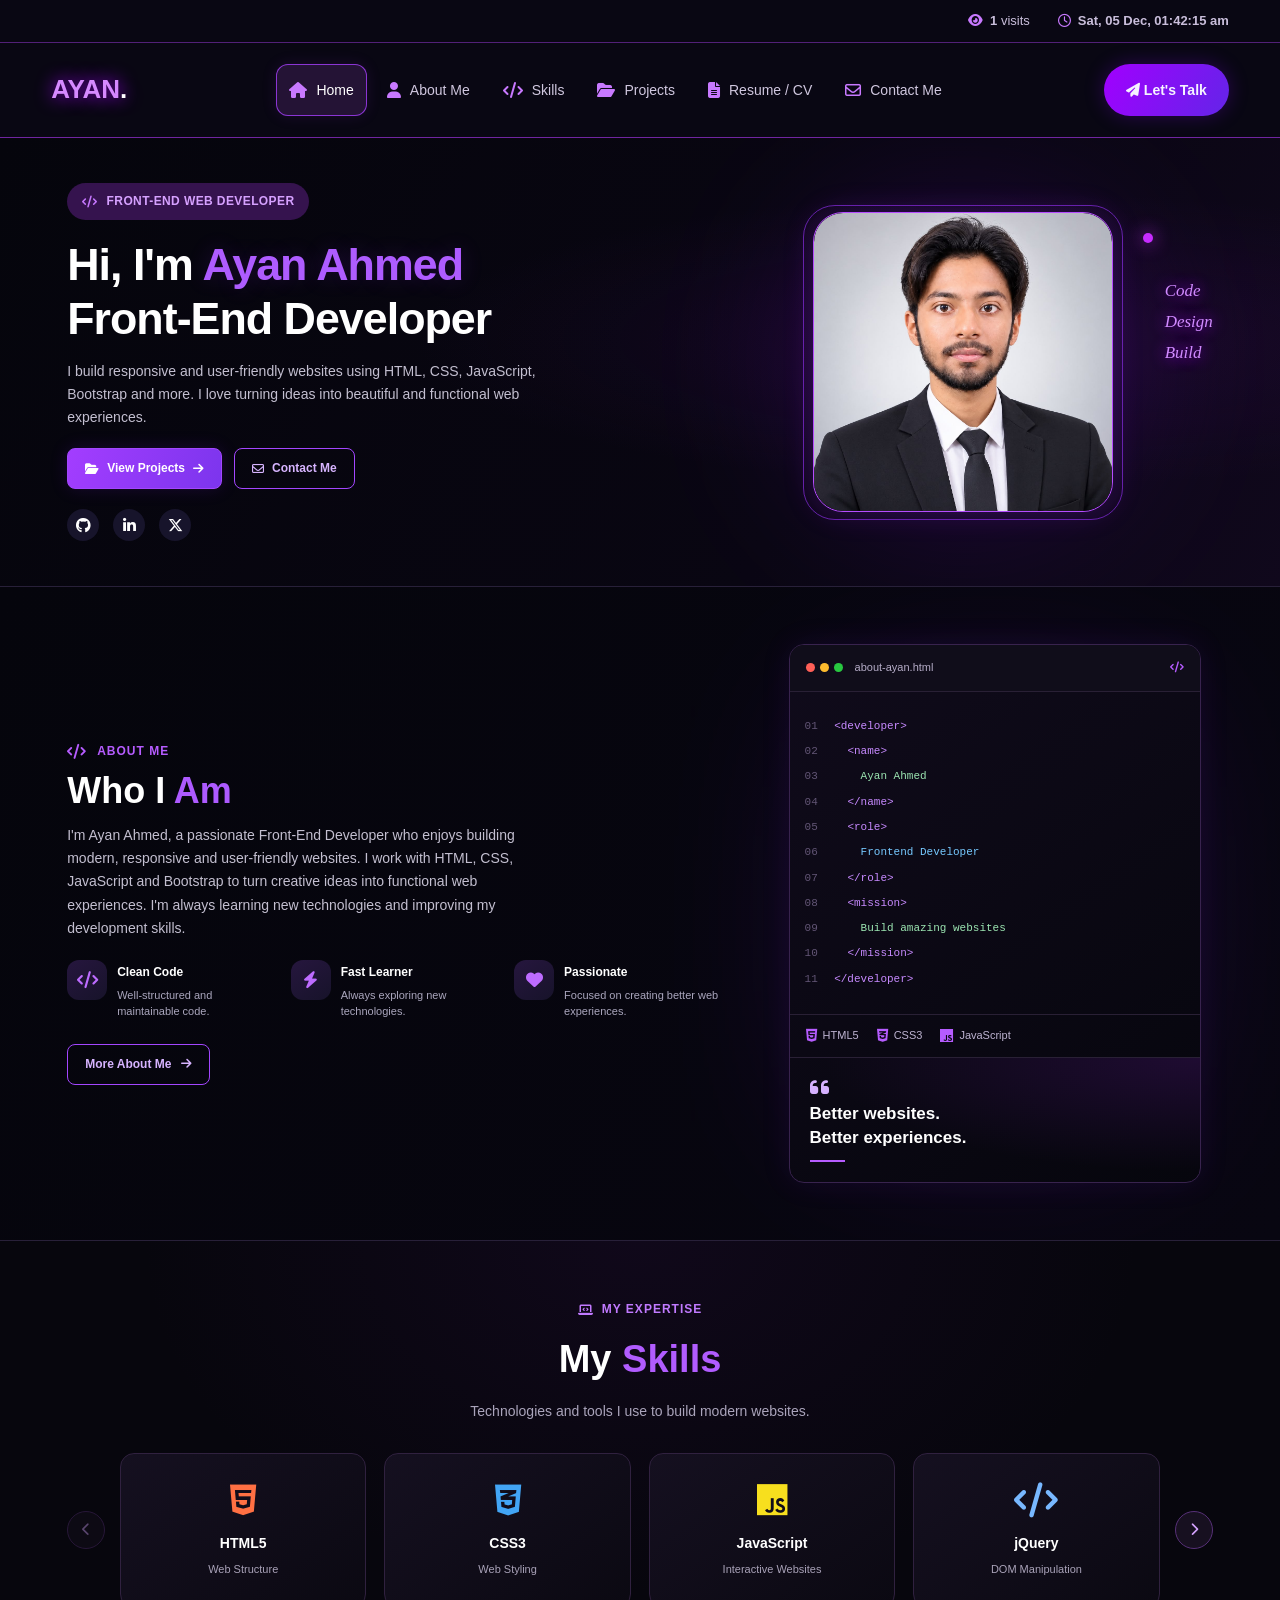
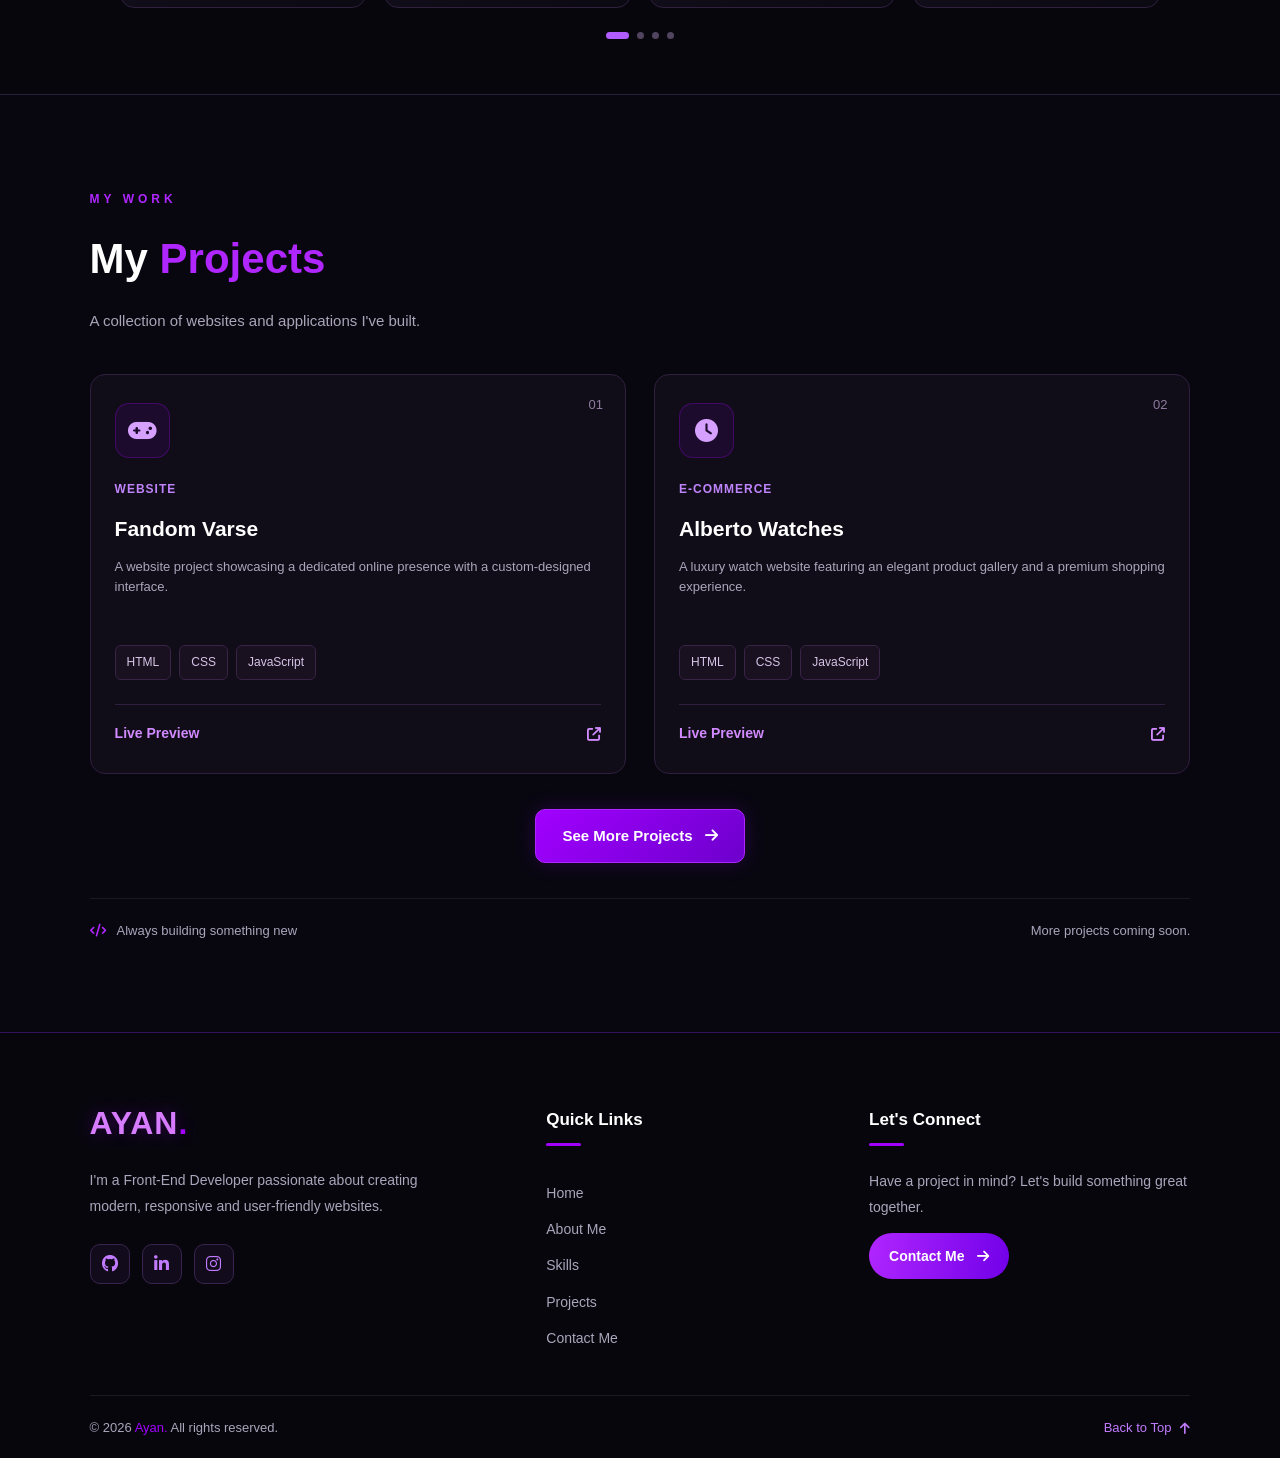
<file: index.html>
<!DOCTYPE html>
<html lang="en">
<head>
<meta charset="UTF-8">
    <meta name="viewport" content="width=device-width, initial-scale=1.0">
    <title>Ayan | Front-End Developer</title>
    <link rel="stylesheet" href="https://cdnjs.cloudflare.com/ajax/libs/font-awesome/6.5.2/css/all.min.css">
    <link rel="stylesheet" href="style.css">
</head>
<body>

    <!-- navbar -->
 <div id="navbar">

 </div>
    <!-- navbar end  -->


<!-- hero start -->
<section class="hero" id="home">
    <div class="hero-container">

        <div class="hero-content">
            <div class="hero-badge">
                <i class="fa-solid fa-code"></i>
                FRONT-END WEB DEVELOPER
            </div>

            <h1>
                Hi, I'm <span class="hero-name">Ayan Ahmed</span><br>
                Front-End Developer
            </h1>

            <p class="hero-description">
                I build responsive and user-friendly websites using
                HTML, CSS, JavaScript, Bootstrap and more.
                I love turning ideas into beautiful and functional
                web experiences.
            </p>

            <div class="hero-buttons">
                <a href="#projects" class="hero-btn primary-btn">
                    <i class="fa-solid fa-folder-open"></i>
                    View Projects
                    <i class="fa-solid fa-arrow-right"></i>
                </a>

                <a href="#contact" class="hero-btn secondary-btn">
                    <i class="fa-regular fa-envelope"></i>
                    Contact Me
                </a>
            </div>

            <div class="hero-socials">
                <a href="https://github.com/" target="_blank"
                   rel="noopener noreferrer" aria-label="GitHub">
                    <i class="fa-brands fa-github"></i>
                </a>

                <a href="https://linkedin.com/" target="_blank"
                   rel="noopener noreferrer" aria-label="LinkedIn">
                    <i class="fa-brands fa-linkedin-in"></i>
                </a>

                <a href="https://x.com/" target="_blank"
                   rel="noopener noreferrer" aria-label="X">
                    <i class="fa-brands fa-x-twitter"></i>
                </a>
            </div>
        </div>

        <div class="hero-visual">
            <div class="hero-image-glow"></div>

            <div class="hero-image-frame">
                <img
                    src="images/ayan.png"
                    alt="Ayan Ahmed - Front-End Developer"
                >
            </div>

            <div class="hero-image-outline"></div>

            <div class="hero-floating-text">
                <span>Code</span>
                <span>Design</span>
                <span>Build</span>
            </div>

            <div class="hero-image-dot"></div>
        </div>

    </div>
</section>
<!-- hero end -->



<!-- About Section Start -->
<section class="about" id="about">
    <div class="about-container">

        <div class="about-content">
            <div class="section-label">
                <i class="fa-solid fa-code"></i>
                ABOUT ME
            </div>

            <h2>Who I <span>Am</span></h2>

            <p class="about-description">
                I'm Ayan Ahmed, a passionate Front-End Developer who enjoys
                building modern, responsive and user-friendly websites.
                I work with HTML, CSS, JavaScript and Bootstrap to turn
                creative ideas into functional web experiences. I'm always
                learning new technologies and improving my development skills.
            </p>

            <div class="about-highlights">

                <div class="about-highlight">
                    <div class="highlight-icon">
                        <i class="fa-solid fa-code"></i>
                    </div>
                    <div>
                        <h3>Clean Code</h3>
                        <p>Well-structured and maintainable code.</p>
                    </div>
                </div>

                <div class="about-highlight">
                    <div class="highlight-icon">
                        <i class="fa-solid fa-bolt"></i>
                    </div>
                    <div>
                        <h3>Fast Learner</h3>
                        <p>Always exploring new technologies.</p>
                    </div>
                </div>

                <div class="about-highlight">
                    <div class="highlight-icon">
                        <i class="fa-solid fa-heart"></i>
                    </div>
                    <div>
                        <h3>Passionate</h3>
                        <p>Focused on creating better web experiences.</p>
                    </div>
                </div>

            </div>

            <a href="about.html" class="about-btn">
                More About Me
                <i class="fa-solid fa-arrow-right"></i>
            </a>
        </div>

        <!-- Code Editor Card -->
        <div class="about-visual">
            <div class="about-glow"></div>

            <div class="about-code-card">

                <div class="about-code-header">
                    <div class="about-window-dots">
                        <span></span>
                        <span></span>
                        <span></span>
                    </div>
                    <span>about-ayan.html</span>
                    <i class="fa-solid fa-code"></i>
                </div>

                <div class="about-code-body">
                    <div><span class="about-line">01</span> <span class="about-purple">&lt;developer&gt;</span></div>
                    <div><span class="about-line">02</span> &nbsp;&nbsp;<span class="about-purple">&lt;name&gt;</span></div>
                    <div><span class="about-line">03</span> &nbsp;&nbsp;&nbsp;&nbsp;<span class="about-green">Ayan Ahmed</span></div>
                    <div><span class="about-line">04</span> &nbsp;&nbsp;<span class="about-purple">&lt;/name&gt;</span></div>
                    <div><span class="about-line">05</span> &nbsp;&nbsp;<span class="about-purple">&lt;role&gt;</span></div>
                    <div><span class="about-line">06</span> &nbsp;&nbsp;&nbsp;&nbsp;<span class="about-blue">Frontend Developer</span></div>
                    <div><span class="about-line">07</span> &nbsp;&nbsp;<span class="about-purple">&lt;/role&gt;</span></div>
                    <div><span class="about-line">08</span> &nbsp;&nbsp;<span class="about-purple">&lt;mission&gt;</span></div>
                    <div><span class="about-line">09</span> &nbsp;&nbsp;&nbsp;&nbsp;<span class="about-green">Build amazing websites</span></div>
                    <div><span class="about-line">10</span> &nbsp;&nbsp;<span class="about-purple">&lt;/mission&gt;</span></div>
                    <div><span class="about-line">11</span> <span class="about-purple">&lt;/developer&gt;</span></div>
                </div>

                <div class="about-code-footer">
                    <span><i class="fa-brands fa-html5"></i> HTML5</span>
                    <span><i class="fa-brands fa-css3-alt"></i> CSS3</span>
                    <span><i class="fa-brands fa-js"></i> JavaScript</span>
                </div>

                <div class="about-quote">
                    <i class="fa-solid fa-quote-left"></i>
                    <h3>Better websites.<br>Better experiences.</h3>
                    <span></span>
                </div>

            </div>
        </div>

    </div>
</section>
<!-- About Section End -->


<!-- Skills Section Start -->
<section class="skills" id="skills">
    <div class="skills-container">

        <div class="skills-heading">
            <span class="skills-label">
                <i class="fa-solid fa-laptop-code"></i> MY EXPERTISE
            </span>
            <h2>My <span>Skills</span></h2>
            <p>Technologies and tools I use to build modern websites.</p>
        </div>

        <div class="skills-slider">
            <button class="skills-arrow skills-prev" aria-label="Previous skills">
                <i class="fa-solid fa-chevron-left"></i>
            </button>

            <div class="skills-window">
                <div class="skills-track" id="skillsTrack">

                    <div class="skill-card">
                        <i class="fa-brands fa-html5 skill-html"></i>
                        <h3>HTML5</h3>
                        <p>Web Structure</p>
                    </div>

                    <div class="skill-card">
                        <i class="fa-brands fa-css3-alt skill-css"></i>
                        <h3>CSS3</h3>
                        <p>Web Styling</p>
                    </div>

                    <div class="skill-card">
                        <i class="fa-brands fa-js skill-js"></i>
                        <h3>JavaScript</h3>
                        <p>Interactive Websites</p>
                    </div>

                    <div class="skill-card">
                        <i class="fa-solid fa-code skill-jquery"></i>
                        <h3>jQuery</h3>
                        <p>DOM Manipulation</p>
                    </div>

                    <div class="skill-card">
                        <i class="fa-brands fa-bootstrap skill-bootstrap"></i>
                        <h3>Bootstrap</h3>
                        <p>Responsive Layouts</p>
                    </div>

                    <div class="skill-card">
                        <i class="fa-brands fa-git-alt skill-git"></i>
                        <h3>Git & GitHub</h3>
                        <p>Version Control</p>
                    </div>

                    <div class="skill-card">
                        <i class="fa-solid fa-mobile-screen-button skill-responsive"></i>
                        <h3>Responsive Design</h3>
                        <p>All Screen Sizes</p>
                    </div>

                </div>
            </div>

            <button class="skills-arrow skills-next" aria-label="Next skills">
                <i class="fa-solid fa-chevron-right"></i>
            </button>
        </div>

        <div class="skills-dots" id="skillsDots"></div>

    </div>
</section>
<!-- Skills Section End -->


<section class="projects" id="projects">
  <div class="projects-container">
    <div class="projects-heading">
      <span class="section-tag">MY WORK</span>
      <h2>My <span>Projects</span></h2>
      <p>A collection of websites and applications I've built.</p>
    </div>

    <div class="projects-grid">

      <div class="project-card">
        <div class="project-number">01</div>
        <div class="project-icon"><i class="fa-solid fa-gamepad"></i></div>
        <span class="project-category">Website</span>
        <h3>Fandom Varse</h3>
        <p>A website project showcasing a dedicated online presence with a custom-designed interface.</p>
        <div class="project-tech">
          <span>HTML</span><span>CSS</span><span>JavaScript</span>
        </div>
        <a href="https://talibmari110-debug.github.io/sfcfightermen/" target="_blank" rel="noopener noreferrer" class="project-link">
          Live Preview <i class="fa-solid fa-arrow-up-right-from-square"></i>
        </a>
      </div>

      <div class="project-card">
        <div class="project-number">02</div>
        <div class="project-icon"><i class="fa-solid fa-clock"></i></div>
        <span class="project-category">E-Commerce</span>
        <h3>Alberto Watches</h3>
        <p>A luxury watch website featuring an elegant product gallery and a premium shopping experience.</p>
        <div class="project-tech">
          <span>HTML</span><span>CSS</span><span>JavaScript</span>
        </div>
        <a href="https://ayanop69opmohibbot-gif.github.io/Alberto-Watches/" target="_blank" rel="noopener noreferrer" class="project-link">
          Live Preview <i class="fa-solid fa-arrow-up-right-from-square"></i>
        </a>
      </div>

     

    </div>

    
<div class="see-more-projects">
    <a href="projects.html">
        See More Projects
        <i class="fa-solid fa-arrow-right"></i>
    </a>
</div>


    <div class="projects-footer">
      <span><i class="fa-solid fa-code"></i> Always building something new</span>
      <p>More projects coming soon.</p>
    </div>
  </div>
</section>


<!-- footer -->
<div id="feeter">

</div>
<!-- footer end -->


<script type="module">
    import {header, footer} from "./export.js";

    document.getElementById("navbar").innerHTML = header;
    document.getElementById("feeter").innerHTML = footer;

    const script = document.createElement("script");
    script.src = "script.js";
    document.body.appendChild(script);
</script>

</body>
</html>
</file>
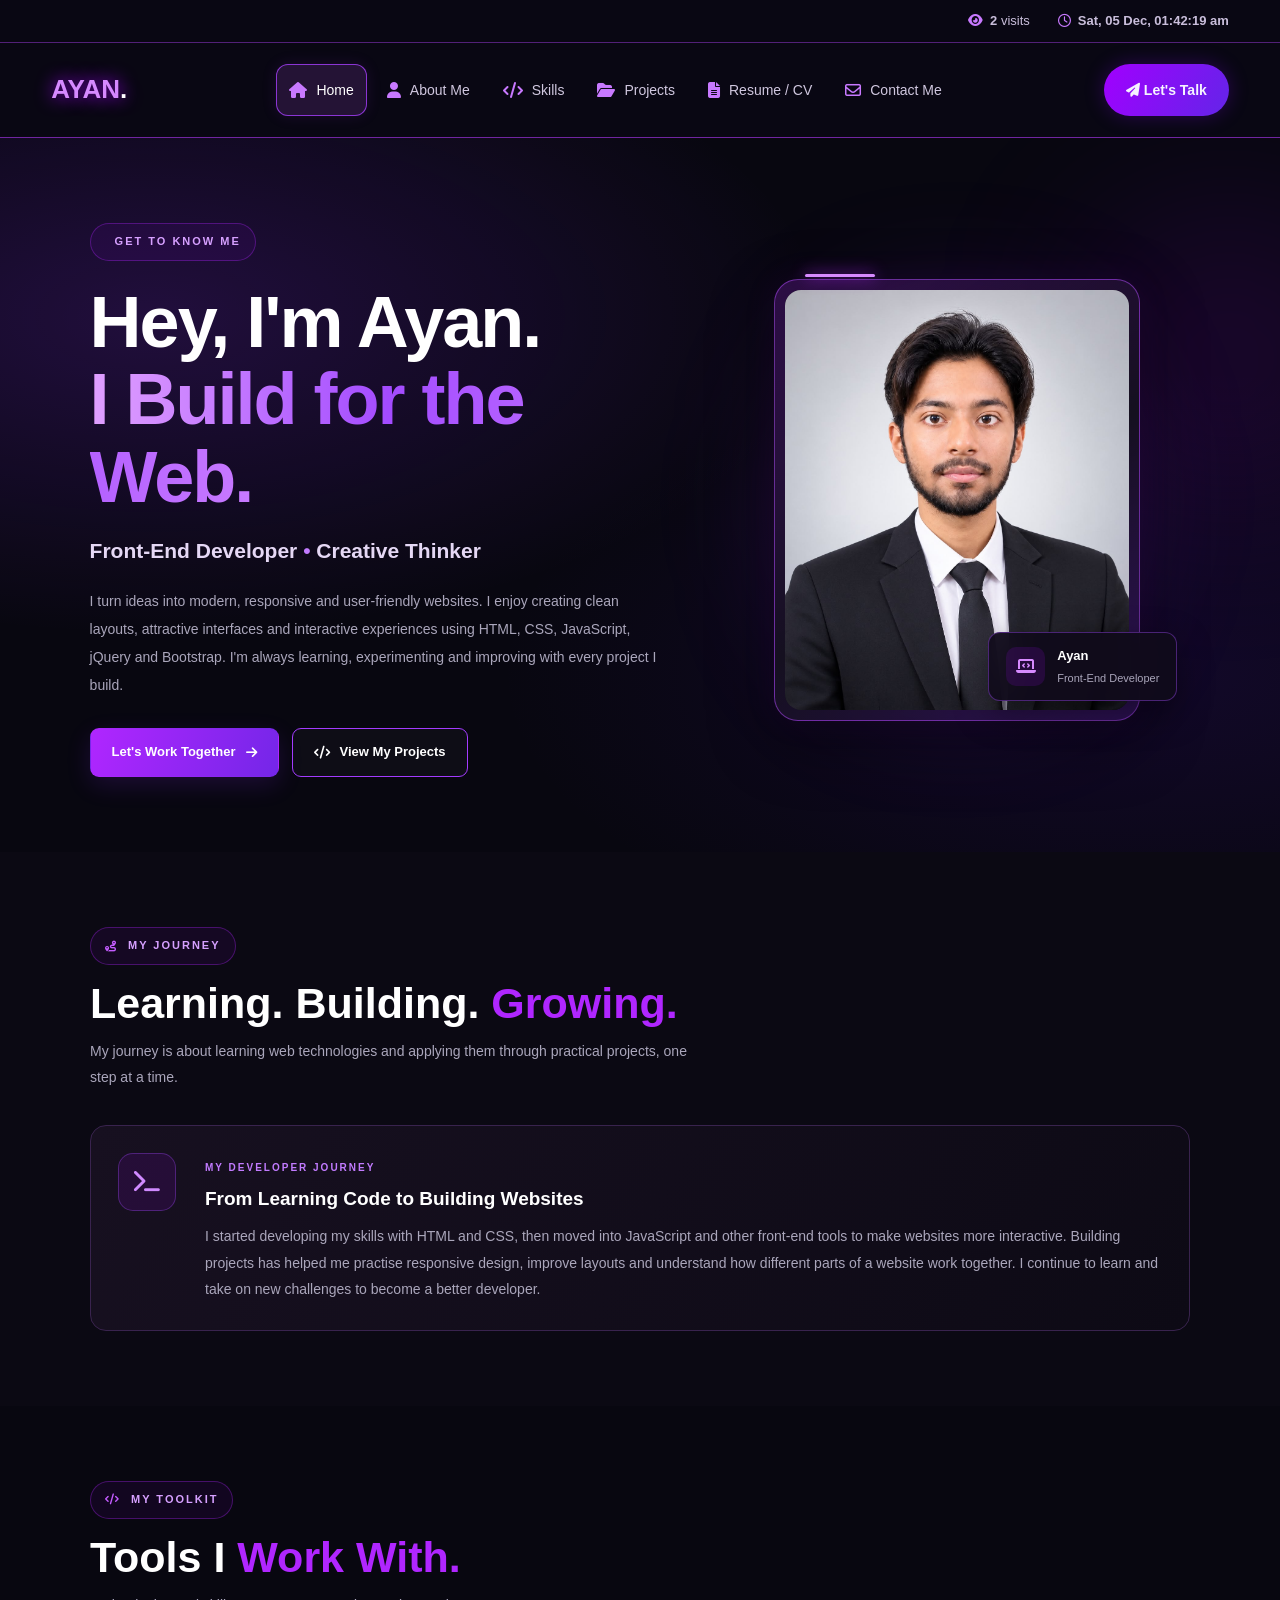
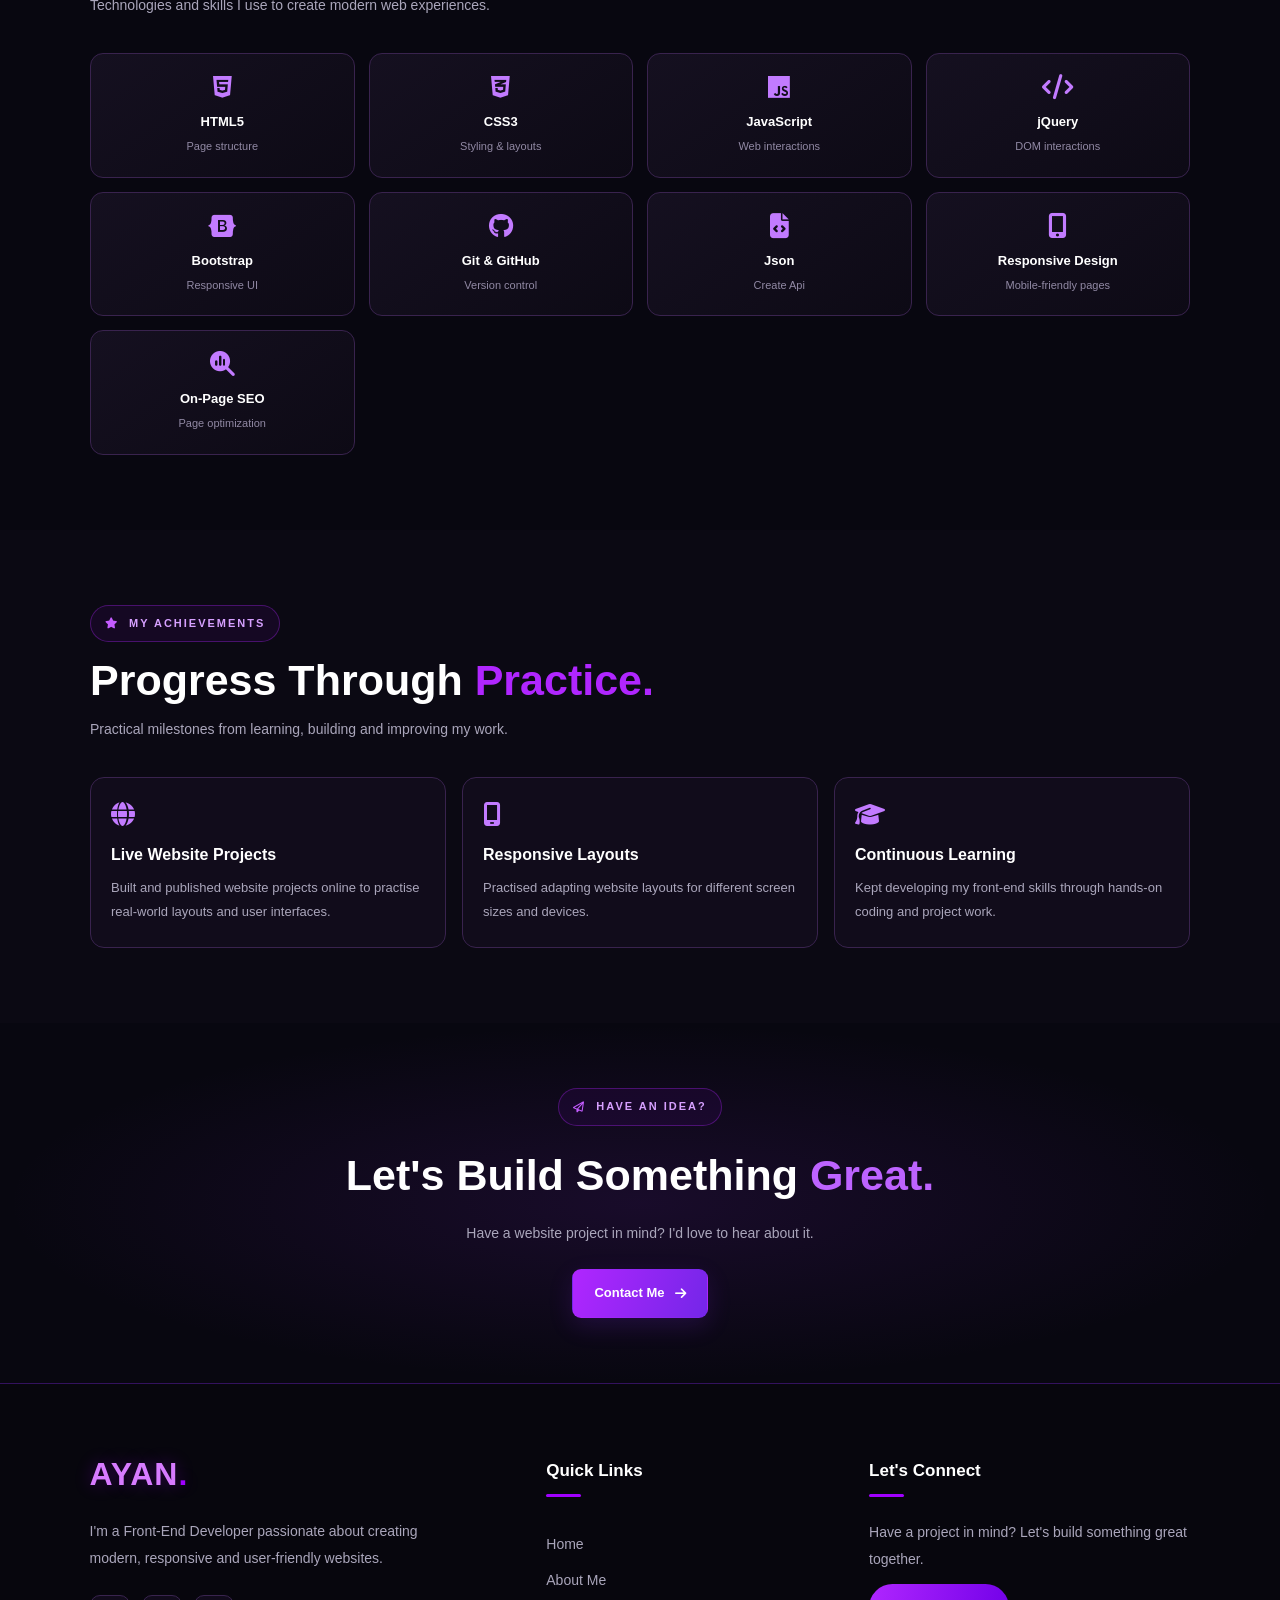
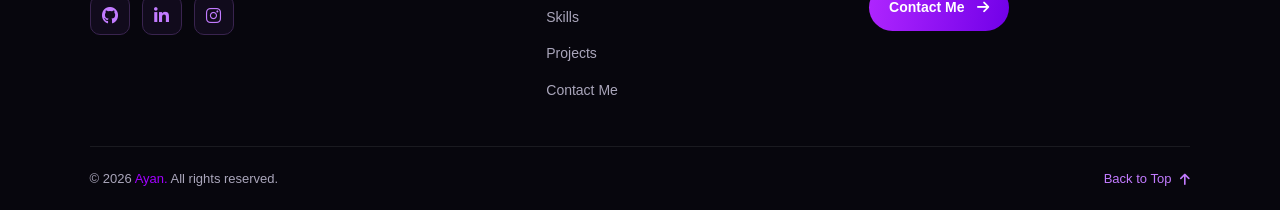
<file: about.html>
<!DOCTYPE html>
<html lang="en">
<head>
  <meta charset="UTF-8">
  <meta name="viewport" content="width=device-width, initial-scale=1.0">
  <title>About Me | Ayan - Front-End Developer</title>
  <meta name="description" content="Discover Ayan's journey as a front-end developer, web development skills, and projects.">
  <link rel="stylesheet" href="https://cdnjs.cloudflare.com/ajax/libs/font-awesome/6.5.2/css/all.min.css">
  <link rel="stylesheet" href="style.css">

  <style>
    .about-page {
      position: relative;
      overflow: hidden;
      color: #fff;
      background: #080710;
    }

    .about-hero {
      position: relative;
      padding: 85px 7% 75px;
      background:
        radial-gradient(ellipse at 12% 25%, #8b2cff30, transparent 42%),
        radial-gradient(ellipse at 90% 75%, #4511a52b, transparent 40%);
    }

    .about-hero::after {
      content: "";
      position: absolute;
      top: 70px;
      right: -100px;
      width: 300px;
      height: 300px;
      border-radius: 50%;
      background: #a100ff20;
      filter: blur(85px);
      pointer-events: none;
    }

    .about-hero-container {
      position: relative;
      z-index: 1;
      display: grid;
      grid-template-columns: 1.1fr .9fr;
      align-items: center;
      gap: 65px;
      max-width: 1200px;
      margin: auto;
    }

    .about-tag {
      display: inline-flex;
      align-items: center;
      gap: 10px;
      padding: 9px 14px;
      border: 1px solid #b026ff55;
      border-radius: 30px;
      background: #a100ff12;
      color: #d6a0ff;
      font-size: 11px;
      font-weight: 700;
      letter-spacing: 2px;
      text-transform: uppercase;
    }

    .about-tag i {
      color: #c45cff;
    }

    .about-intro h1 {
      margin: 23px 0 17px;
      font-size: clamp(44px, 5.7vw, 72px);
      line-height: 1.08;
      letter-spacing: -2px;
    }

    .about-intro h1 span {
      color: transparent;
      background: linear-gradient(90deg, #e0a0ff, #a34bff, #c87aff);
      background-clip: text;
      -webkit-background-clip: text;
    }

    .about-subtitle {
      margin-bottom: 20px;
      color: #e5d8f5;
      font-size: clamp(17px, 2vw, 21px);
      font-weight: 600;
    }

    .about-subtitle span {
      color: #c27bff;
    }

    .about-intro > p {
      max-width: 570px;
      color: #aaa6bb;
      font-size: 14px;
      line-height: 2;
    }

    .about-hero-buttons {
      display: flex;
      flex-wrap: wrap;
      gap: 13px;
      margin-top: 29px;
    }

    .about-hero-btn {
      display: inline-flex;
      align-items: center;
      justify-content: center;
      gap: 10px;
      min-height: 48px;
      padding: 13px 21px;
      border: 1px solid #a33bff;
      border-radius: 9px;
      color: #fff;
      font-size: 13px;
      font-weight: 600;
      text-decoration: none;
      transition: .3s;
    }

    .about-hero-btn.primary {
      border-color: transparent;
      background: linear-gradient(110deg, #b026ff, #7426e8);
      box-shadow: 0 8px 25px #8b2cff28;
    }

    .about-hero-btn.secondary {
      background: #ffffff06;
    }

    .about-hero-btn:hover {
      transform: translateY(-4px);
      box-shadow: 0 10px 28px #a100ff35;
    }

    .about-visual {
      position: relative;
      width: 100%;
      max-width: 390px;
      justify-self: center;
    }

    .about-visual-glow {
      position: absolute;
      inset: 15%;
      border-radius: 50%;
      background: #9d32ff60;
      filter: blur(75px);
    }

    .about-visual-frame {
      position: relative;
      padding: 10px;
      border: 1px solid #b44cff80;
      border-radius: 24px;
      background: linear-gradient(145deg, #b026ff35, #151020 55%, #6021a755);
      box-shadow: 0 20px 65px #0007, 0 0 35px #a100ff15;
    }

    .about-visual-frame::before {
      content: "";
      position: absolute;
      top: -6px;
      left: 30px;
      width: 70px;
      height: 3px;
      border-radius: 10px;
      background: #d78aff;
      box-shadow: 0 0 15px #b026ff;
    }

    .about-visual-frame img {
      display: block;
      width: 100%;
      height: 420px;
      border-radius: 16px;
      background: #100b1b;
      object-fit: cover;
      object-position: center top;
    }

    .about-floating-card {
      position: absolute;
      right: -25px;
      bottom: 32px;
      display: flex;
      align-items: center;
      gap: 12px;
      padding: 13px 17px;
      border: 1px solid #a34bff65;
      border-radius: 12px;
      background: #100b1bf2;
      box-shadow: 0 12px 35px #0006;
      backdrop-filter: blur(12px);
    }

    .about-floating-card > i {
      display: grid;
      place-items: center;
      width: 39px;
      height: 39px;
      border-radius: 10px;
      background: #a100ff25;
      color: #d78aff;
    }

    .about-floating-card strong,
    .about-floating-card small {
      display: block;
    }

    .about-floating-card strong {
      font-size: 13px;
    }

    .about-floating-card small {
      margin-top: 3px;
      color: #aaa6bb;
      font-size: 11px;
    }

    .about-section {
      padding: 75px 7%;
    }

    .about-section.journey {
      background: #0b0913;
    }

    .about-section-container {
      max-width: 1100px;
      margin: auto;
    }

    .about-section-heading {
      margin-bottom: 35px;
    }

    .about-section-heading h2 {
      margin: 13px 0 10px;
      font-size: clamp(30px, 4vw, 43px);
      line-height: 1.2;
    }

    .about-section-heading h2 span {
      color: #b026ff;
    }

    .about-section-heading > p {
      max-width: 620px;
      color: #aaa6bb;
      font-size: 14px;
      line-height: 1.8;
    }

    .journey-card {
      display: grid;
      grid-template-columns: 65px 1fr;
      gap: 22px;
      padding: 27px;
      border: 1px solid #39234e;
      border-radius: 16px;
      background: linear-gradient(120deg, #171020, #0d0a15);
      transition: .3s;
    }

    .journey-card:hover {
      border-color: #a34bff;
      transform: translateY(-3px);
      box-shadow: 0 15px 35px #0003;
    }

    .journey-icon {
      display: grid;
      place-items: center;
      width: 58px;
      height: 58px;
      border: 1px solid #a34bff55;
      border-radius: 15px;
      background: #a100ff1c;
      color: #d08aff;
      font-size: 23px;
    }

    .journey-card h3 {
      margin-bottom: 9px;
      font-size: 19px;
    }

    .journey-card p {
      color: #aaa6bb;
      font-size: 14px;
      line-height: 1.9;
    }

    .journey-label {
      display: inline-block;
      margin-bottom: 8px;
      color: #c27bff;
      font-size: 10px;
      font-weight: 700;
      letter-spacing: 2px;
      text-transform: uppercase;
    }

    .about-skills-grid {
      display: grid;
      grid-template-columns: repeat(4, 1fr);
      gap: 14px;
      margin-top: 30px;
    }

    .about-skill {
      padding: 21px 12px;
      border: 1px solid #39234e;
      border-radius: 13px;
      background: linear-gradient(145deg, #151020, #0d0a15);
      text-align: center;
      transition: .3s;
    }

    .about-skill:hover {
      transform: translateY(-5px);
      border-color: #b026ff;
      background: #1b1029;
    }

    .about-skill i {
      margin-bottom: 12px;
      color: #c27bff;
      font-size: 25px;
    }

    .about-skill h3 {
      font-size: 13px;
    }

    .about-skill p {
      margin-top: 5px;
      color: #9189a4;
      font-size: 11px;
    }

    .about-achievements {
      display: grid;
      grid-template-columns: repeat(3, 1fr);
      gap: 16px;
      margin-top: 30px;
    }

    .achievement-card {
      padding: 24px 20px;
      border: 1px solid #39234e;
      border-radius: 14px;
      background: #110c1b;
    }

    .achievement-card i {
      margin-bottom: 16px;
      color: #c27bff;
      font-size: 24px;
    }

    .achievement-card h3 {
      margin-bottom: 9px;
      font-size: 16px;
    }

    .achievement-card p {
      color: #aaa6bb;
      font-size: 13px;
      line-height: 1.8;
    }

    .about-bottom-cta {
      padding: 65px 7%;
      background: radial-gradient(ellipse at center, #6720a52d, transparent 70%);
      text-align: center;
    }

    .about-bottom-cta h2 {
      margin: 15px 0 12px;
      font-size: clamp(29px, 4vw, 43px);
    }

    .about-bottom-cta h2 span {
      color: #bd63ff;
    }

    .about-bottom-cta p {
      margin-bottom: 25px;
      color: #aaa6bb;
      font-size: 14px;
    }

    .about-page-footer {
      padding: 22px 7%;
      border-top: 1px solid #39234e;
      color: #aaa6bb;
      text-align: center;
      font-size: 13px;
    }

    .about-page-footer span {
      color: #c27bff;
    }

    @media (max-width: 900px) {
      .about-hero-container {
        grid-template-columns: 1fr;
        gap: 50px;
      }

      .about-intro {
        text-align: center;
      }

      .about-intro > p {
        margin: auto;
      }

      .about-hero-buttons {
        justify-content: center;
      }

      .about-visual {
        max-width: 340px;
      }

      .about-visual-frame img {
        height: 390px;
      }

      .about-skills-grid {
        grid-template-columns: repeat(3, 1fr);
      }
    }

    @media (max-width: 600px) {
      .about-hero,
      .about-section {
        padding: 55px 6%;
      }

      .about-intro h1 {
        font-size: 45px;
        letter-spacing: -1px;
      }

      .about-intro > p {
        font-size: 13px;
      }

      .about-hero-buttons {
        flex-direction: column;
      }

      .about-hero-btn {
        width: 100%;
      }

      .about-visual {
        max-width: 290px;
      }

      .about-visual-frame img {
        height: 350px;
      }

      .about-floating-card {
        right: -9px;
        bottom: 20px;
        padding: 10px 12px;
      }

      .journey-card {
        grid-template-columns: 1fr;
        gap: 15px;
        padding: 22px;
      }

      .about-skills-grid {
        grid-template-columns: repeat(2, 1fr);
      }

      .about-achievements {
        grid-template-columns: 1fr;
      }

      .about-bottom-cta {
        padding: 55px 6%;
      }
    }

    @media (prefers-reduced-motion: reduce) {
      .about-hero-btn,
      .journey-card,
      .about-skill {
        transition: none;
      }
    }
  </style>
</head>

<body>

   <!-- navbar -->
 <div id="navbar">

 </div>
    <!-- navbar end  -->

  <main class="about-page">

    <!-- Introduction -->
    <section class="about-hero">
      <div class="about-hero-container">

        <div class="about-intro">
          <div class="about-tag">
            <i class="fa-solid fa-sparkles"></i>
            Get to know me
          </div>

          <h1>Hey, I'm Ayan.<br><span>I Build for the Web.</span></h1>

          <div class="about-subtitle">
            Front-End Developer <span>•</span> Creative Thinker
          </div>

          <p>
            I turn ideas into modern, responsive and user-friendly websites.
            I enjoy creating clean layouts, attractive interfaces and interactive
            experiences using HTML, CSS, JavaScript, jQuery and Bootstrap.
            I'm always learning, experimenting and improving with every project I build.
          </p>

          <div class="about-hero-buttons">
            <a href="index.html#contact" class="about-hero-btn primary">
              Let's Work Together <i class="fa-solid fa-arrow-right"></i>
            </a>

            <a href="index.html#projects" class="about-hero-btn secondary">
              <i class="fa-solid fa-code"></i> View My Projects
            </a>
          </div>
        </div>

        <div class="about-visual">
          <div class="about-visual-glow"></div>

          <div class="about-visual-frame">
            <img src="images/ayan.png" alt="Ayan - Front-End Developer">
          </div>

          <div class="about-floating-card">
            <i class="fa-solid fa-laptop-code"></i>
            <div>
              <strong>Ayan</strong>
              <small>Front-End Developer</small>
            </div>
          </div>
        </div>

      </div>
    </section>

    <!-- Journey -->
    <section class="about-section journey">
      <div class="about-section-container">

        <div class="about-section-heading">
          <span class="about-tag"><i class="fa-solid fa-route"></i> My journey</span>
          <h2>Learning. Building. <span>Growing.</span></h2>
          <p>
            My journey is about learning web technologies and applying them
            through practical projects, one step at a time.
          </p>
        </div>

        <div class="journey-card">
          <div class="journey-icon">
            <i class="fa-solid fa-terminal"></i>
          </div>

          <div>
            <span class="journey-label">My developer journey</span>
            <h3>From Learning Code to Building Websites</h3>
            <p>
              I started developing my skills with HTML and CSS, then moved into
              JavaScript and other front-end tools to make websites more
              interactive. Building projects has helped me practise responsive
              design, improve layouts and understand how different parts of a
              website work together. I continue to learn and take on new challenges
              to become a better developer.
            </p>
          </div>
        </div>

      </div>
    </section>

    <!-- Skills -->
    <section class="about-section">
      <div class="about-section-container">

        <div class="about-section-heading">
          <span class="about-tag"><i class="fa-solid fa-code"></i> My toolkit</span>
          <h2>Tools I <span>Work With.</span></h2>
          <p>Technologies and skills I use to create modern web experiences.</p>
        </div>

        <div class="about-skills-grid">
          <div class="about-skill">
            <i class="fa-brands fa-html5"></i>
            <h3>HTML5</h3>
            <p>Page structure</p>
          </div>

          <div class="about-skill">
            <i class="fa-brands fa-css3-alt"></i>
            <h3>CSS3</h3>
            <p>Styling & layouts</p>
          </div>

          <div class="about-skill">
            <i class="fa-brands fa-js"></i>
            <h3>JavaScript</h3>
            <p>Web interactions</p>
          </div>

          <div class="about-skill">
            <i class="fa-solid fa-code"></i>
            <h3>jQuery</h3>
            <p>DOM interactions</p>
          </div>

          <div class="about-skill">
            <i class="fa-brands fa-bootstrap"></i>
            <h3>Bootstrap</h3>
            <p>Responsive UI</p>
          </div>

          <div class="about-skill">
            <i class="fa-brands fa-github"></i>
            <h3>Git & GitHub</h3>
            <p>Version control</p>
          </div>

          <div class="about-skill">
            <i class="fa-solid fa-file-code"></i>
            <h3>Json</h3>
            <p>Create Api</p>
          </div>

          <div class="about-skill">
            <i class="fa-solid fa-mobile-screen-button"></i>
            <h3>Responsive Design</h3>
            <p>Mobile-friendly pages</p>
          </div>

          <div class="about-skill">
            <i class="fa-solid fa-magnifying-glass-chart"></i>
            <h3>On-Page SEO</h3>
            <p>Page optimization</p>
          </div>
        </div>

      </div>
    </section>

    <!-- Achievements -->
    <section class="about-section journey">
      <div class="about-section-container">

        <div class="about-section-heading">
          <span class="about-tag"><i class="fa-solid fa-star"></i> My achievements</span>
          <h2>Progress Through <span>Practice.</span></h2>
          <p>Practical milestones from learning, building and improving my work.</p>
        </div>

        <div class="about-achievements">
          <div class="achievement-card">
            <i class="fa-solid fa-globe"></i>
            <h3>Live Website Projects</h3>
            <p>Built and published website projects online to practise real-world layouts and user interfaces.</p>
          </div>

          <div class="achievement-card">
            <i class="fa-solid fa-mobile-screen"></i>
            <h3>Responsive Layouts</h3>
            <p>Practised adapting website layouts for different screen sizes and devices.</p>
          </div>

          <div class="achievement-card">
            <i class="fa-solid fa-graduation-cap"></i>
            <h3>Continuous Learning</h3>
            <p>Kept developing my front-end skills through hands-on coding and project work.</p>
          </div>
        </div>

      </div>
    </section>

    <!-- Contact CTA -->
    <section class="about-bottom-cta">
      <span class="about-tag"><i class="fa-regular fa-paper-plane"></i> Have an idea?</span>
      <h2>Let's Build Something <span>Great.</span></h2>
      <p>Have a website project in mind? I'd love to hear about it.</p>

      <a href="contant.html" class="about-hero-btn primary">
        Contact Me <i class="fa-solid fa-arrow-right"></i>
      </a>
    </section>

  </main>

  <!-- footer -->
<div id="feeter">

</div>
<!-- footer end -->


<script type="module">
    import { header, footer } from "./export.js";

    document.getElementById("navbar").innerHTML = header;
    document.getElementById("feeter").innerHTML = footer;

    const footerYear = document.getElementById("footerYear");
    if (footerYear) {
        footerYear.textContent = new Date().getFullYear();
    }

    const script = document.createElement("script");
    script.src = "script.js";
    document.body.appendChild(script);
</script>

</body>
</html>
</file>
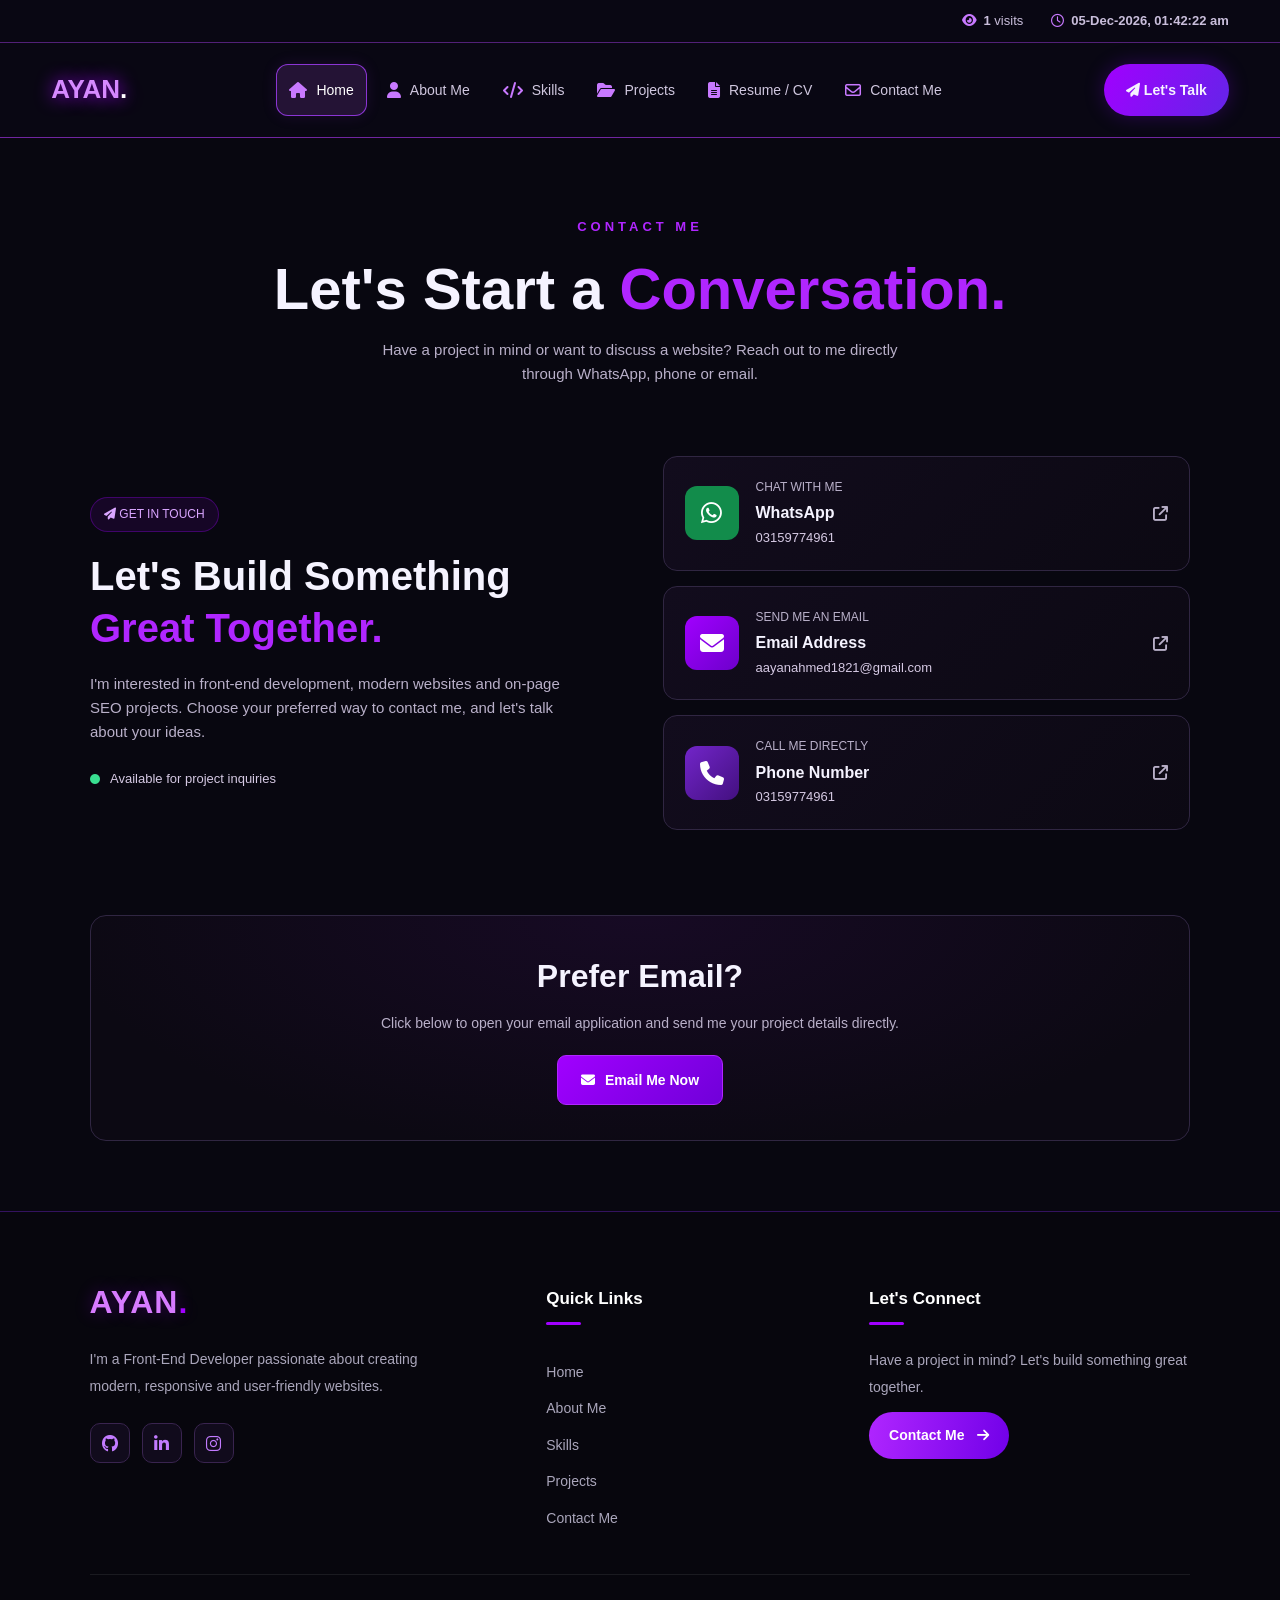
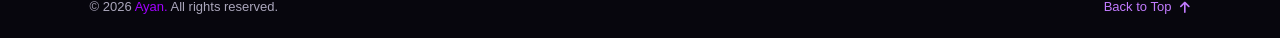
<file: contant.html>
<!DOCTYPE html>
<html lang="en">
<head>
<meta charset="UTF-8">
<meta name="viewport" content="width=device-width, initial-scale=1.0">

<title>Contact Me | Ayan Ahmed</title>

<link rel="stylesheet" href="style.css">
<link rel="stylesheet" href="https://cdnjs.cloudflare.com/ajax/libs/font-awesome/6.5.2/css/all.min.css">


</head>

<body>

<!-- Portfolio Navbar -->
<div id="navbar"></div>

<main>

    <section class="contact-hero container">
        <small>CONTACT ME</small>

        <h1>Let's Start a <span>Conversation.</span></h1>

        <p>
            Have a project in mind or want to discuss a website?
            Reach out to me directly through WhatsApp, phone or email.
        </p>
    </section>

    <section class="contact-main container">

        <div class="contact-intro">
            <span class="tag">
                <i class="fa-solid fa-paper-plane"></i>
                GET IN TOUCH
            </span>

            <h2>
                Let's Build Something
                <span>Great Together.</span>
            </h2>

            <p>
                I'm interested in front-end development, modern websites
                and on-page SEO projects. Choose your preferred way to
                contact me, and let's talk about your ideas.
            </p>

            <div class="availability">
                <i class="fa-solid fa-circle"></i>
                Available for project inquiries
            </div>
        </div>

        <div class="contact-cards">

            <!-- WhatsApp -->
            <a class="contact-card whatsapp"
               href="https://wa.me/923159774961"
               target="_blank"
               rel="noopener noreferrer">

                <div class="contact-icon">
                    <i class="fa-brands fa-whatsapp"></i>
                </div>

                <div class="contact-details">
                    <small>CHAT WITH ME</small>
                    <h3>WhatsApp</h3>
                    <p>03159774961</p>
                </div>

                <i class="fa-solid fa-arrow-up-right-from-square contact-arrow"></i>
            </a>

            <!-- Email -->
            <a class="contact-card email"
               href="mailto:aayanahmed1821@gmail.com?subject=Project%20Inquiry">

                <div class="contact-icon">
                    <i class="fa-solid fa-envelope"></i>
                </div>

                <div class="contact-details">
                    <small>SEND ME AN EMAIL</small>
                    <h3>Email Address</h3>
                    <p>aayanahmed1821@gmail.com</p>
                </div>

                <i class="fa-solid fa-arrow-up-right-from-square contact-arrow"></i>
            </a>

            <!-- Phone -->
            <a class="contact-card phone"
               href="tel:+923159774961">

                <div class="contact-icon">
                    <i class="fa-solid fa-phone"></i>
                </div>

                <div class="contact-details">
                    <small>CALL ME DIRECTLY</small>
                    <h3>Phone Number</h3>
                    <p>03159774961</p>
                </div>

                <i class="fa-solid fa-arrow-up-right-from-square contact-arrow"></i>
            </a>

        </div>

    </section>

    <section class="contact-bottom container">
        <h2>Prefer Email?</h2>

        <p>
            Click below to open your email application and send
            me your project details directly.
        </p>

        <a class="email-button"
           href="mailto:aayanahmed1821@gmail.com?subject=Project%20Inquiry">

            <i class="fa-solid fa-envelope"></i>
            Email Me Now
        </a>
    </section>

</main>

<!-- Portfolio Footer -->
<div id="feeter"></div>

<script type="module">
import { header, footer } from "./export.js";

document.getElementById("navbar").innerHTML = header;
document.getElementById("feeter").innerHTML = footer;

/* Footer year */
const footerYear = document.getElementById("footerYear");

if (footerYear) {
    footerYear.textContent = new Date().getFullYear();
}

/* Visitor count */
const visitorElement = document.getElementById("visitors");

if (visitorElement) {
    try {
        let visits = Number(localStorage.getItem("portfolioVisits") || 0);
        visits++;
        localStorage.setItem("portfolioVisits", visits);
        visitorElement.textContent = visits.toLocaleString();
    } catch (error) {
        visitorElement.textContent = "—";
    }
}

/* Pakistan date and time */
function updateClock() {
    const clock = document.getElementById("clock");

    if (clock) {
        clock.textContent = new Intl.DateTimeFormat("en-PK", {
            timeZone: "Asia/Karachi",
            day: "2-digit",
            month: "short",
            year: "numeric",
            hour: "2-digit",
            minute: "2-digit",
            second: "2-digit",
            hour12: true
        }).format(new Date());
    }
}

updateClock();
setInterval(updateClock, 1000);

/* Mobile navbar menu */
const menuBtn = document.getElementById("menuBtn");
const navLinks = document.getElementById("navLinks");

if (menuBtn && navLinks) {
    menuBtn.addEventListener("click", () => {
        const isOpen = navLinks.classList.toggle("active");

        menuBtn.setAttribute("aria-expanded", String(isOpen));

        menuBtn.innerHTML = isOpen
            ? '<i class="fa-solid fa-xmark"></i>'
            : '<i class="fa-solid fa-bars"></i>';
    });
}
</script>

</body>
</html>
</file>
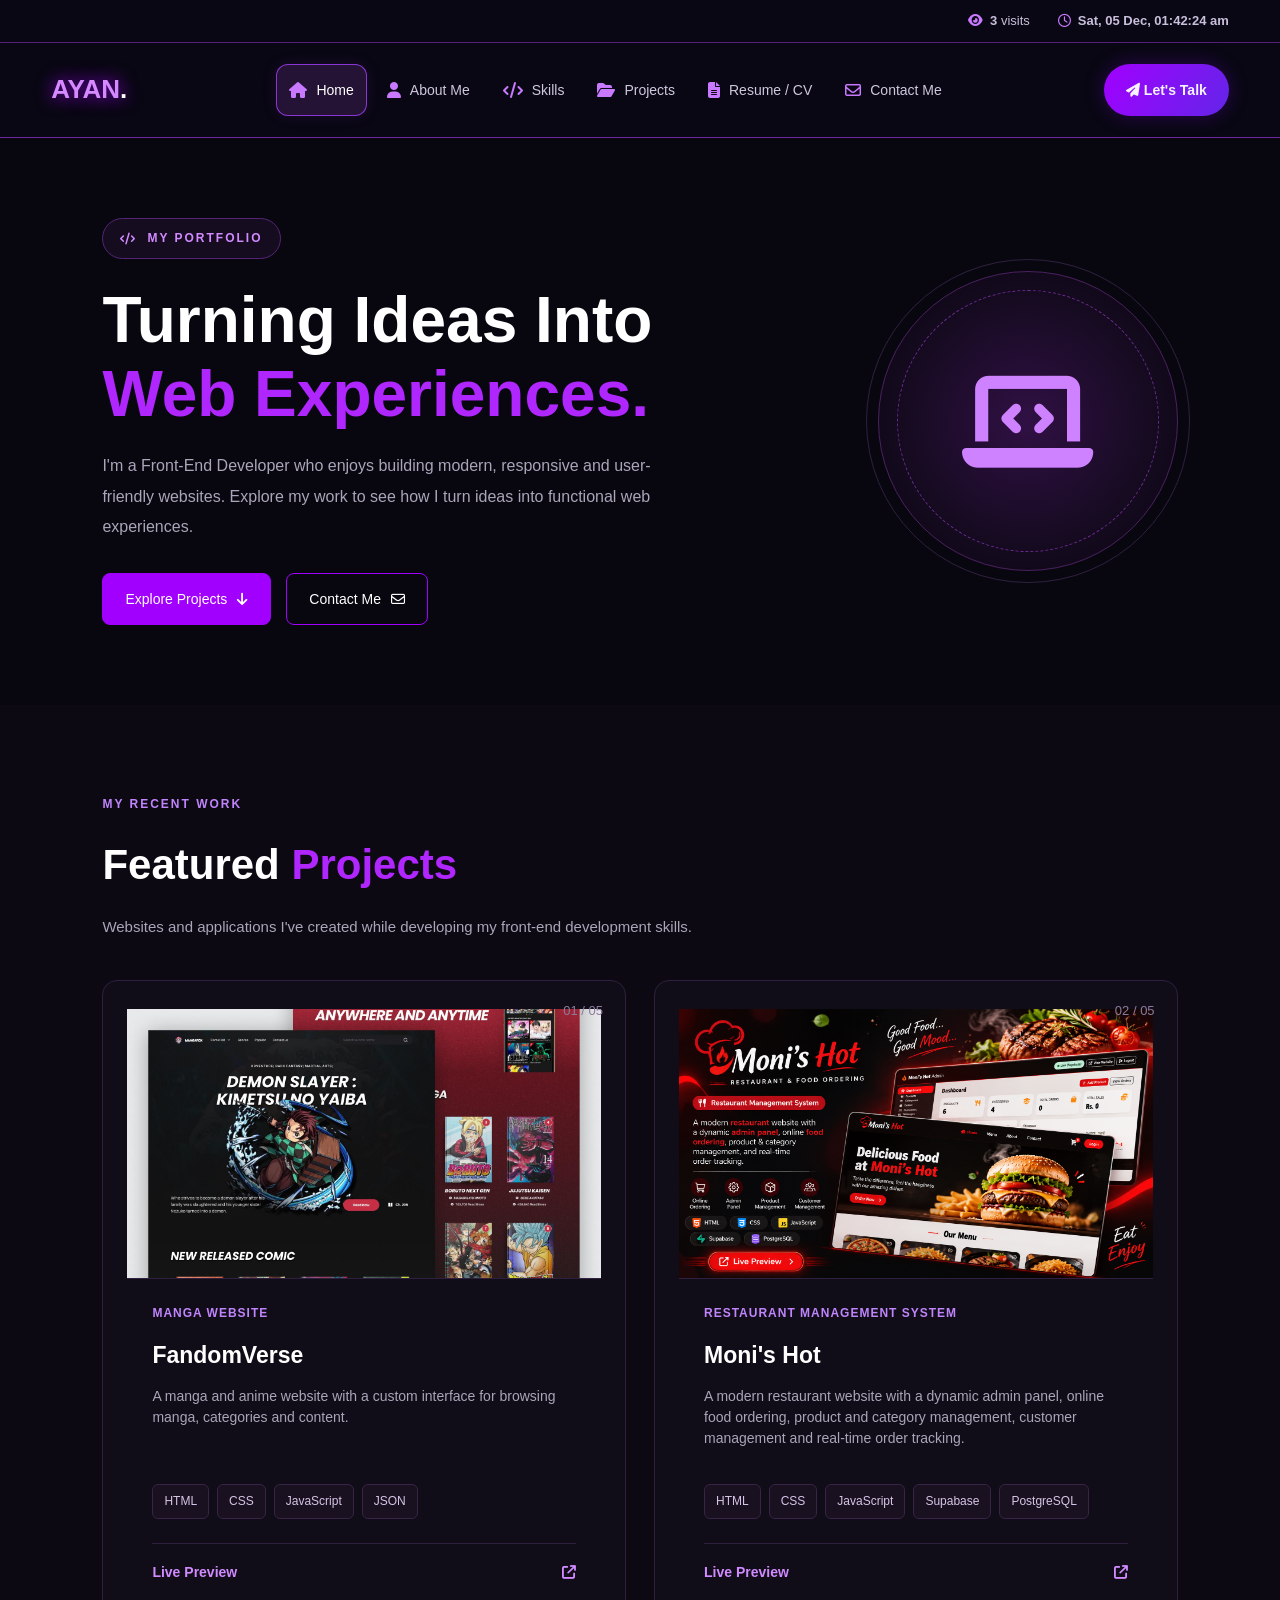
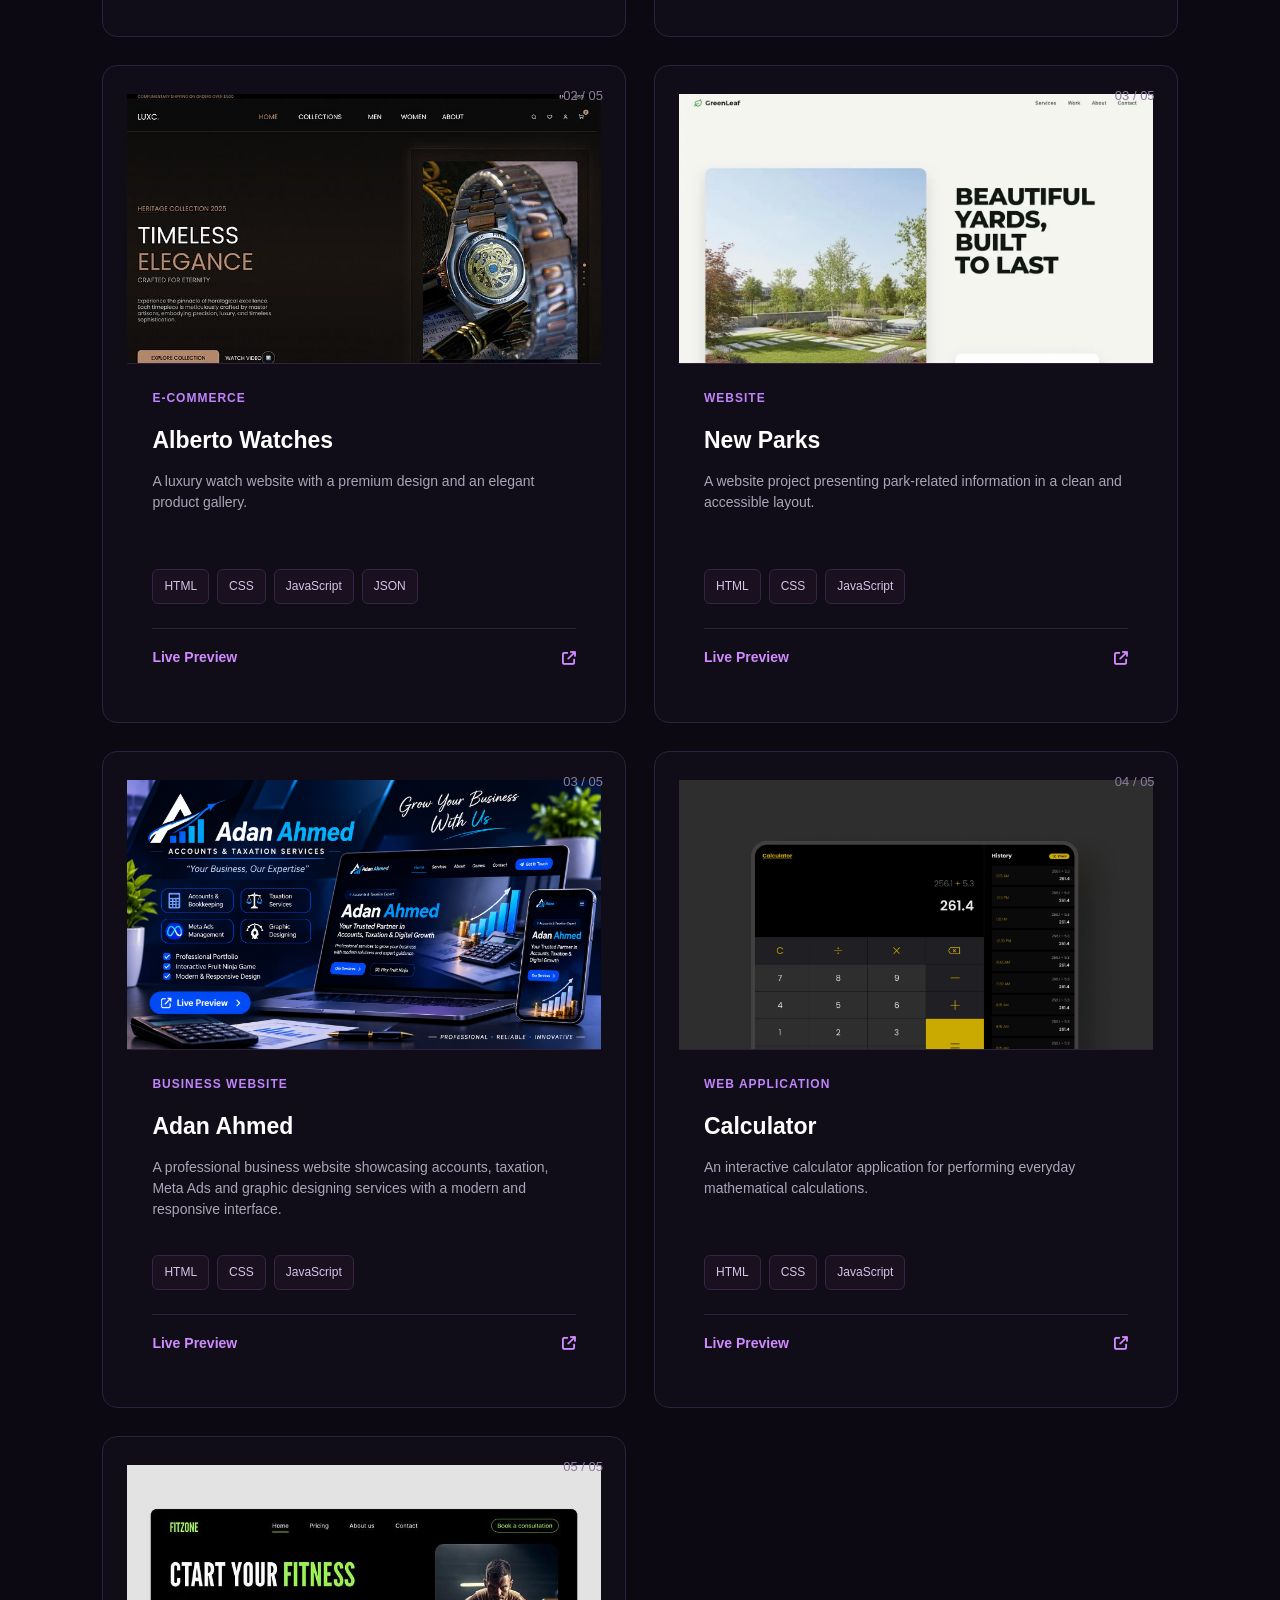
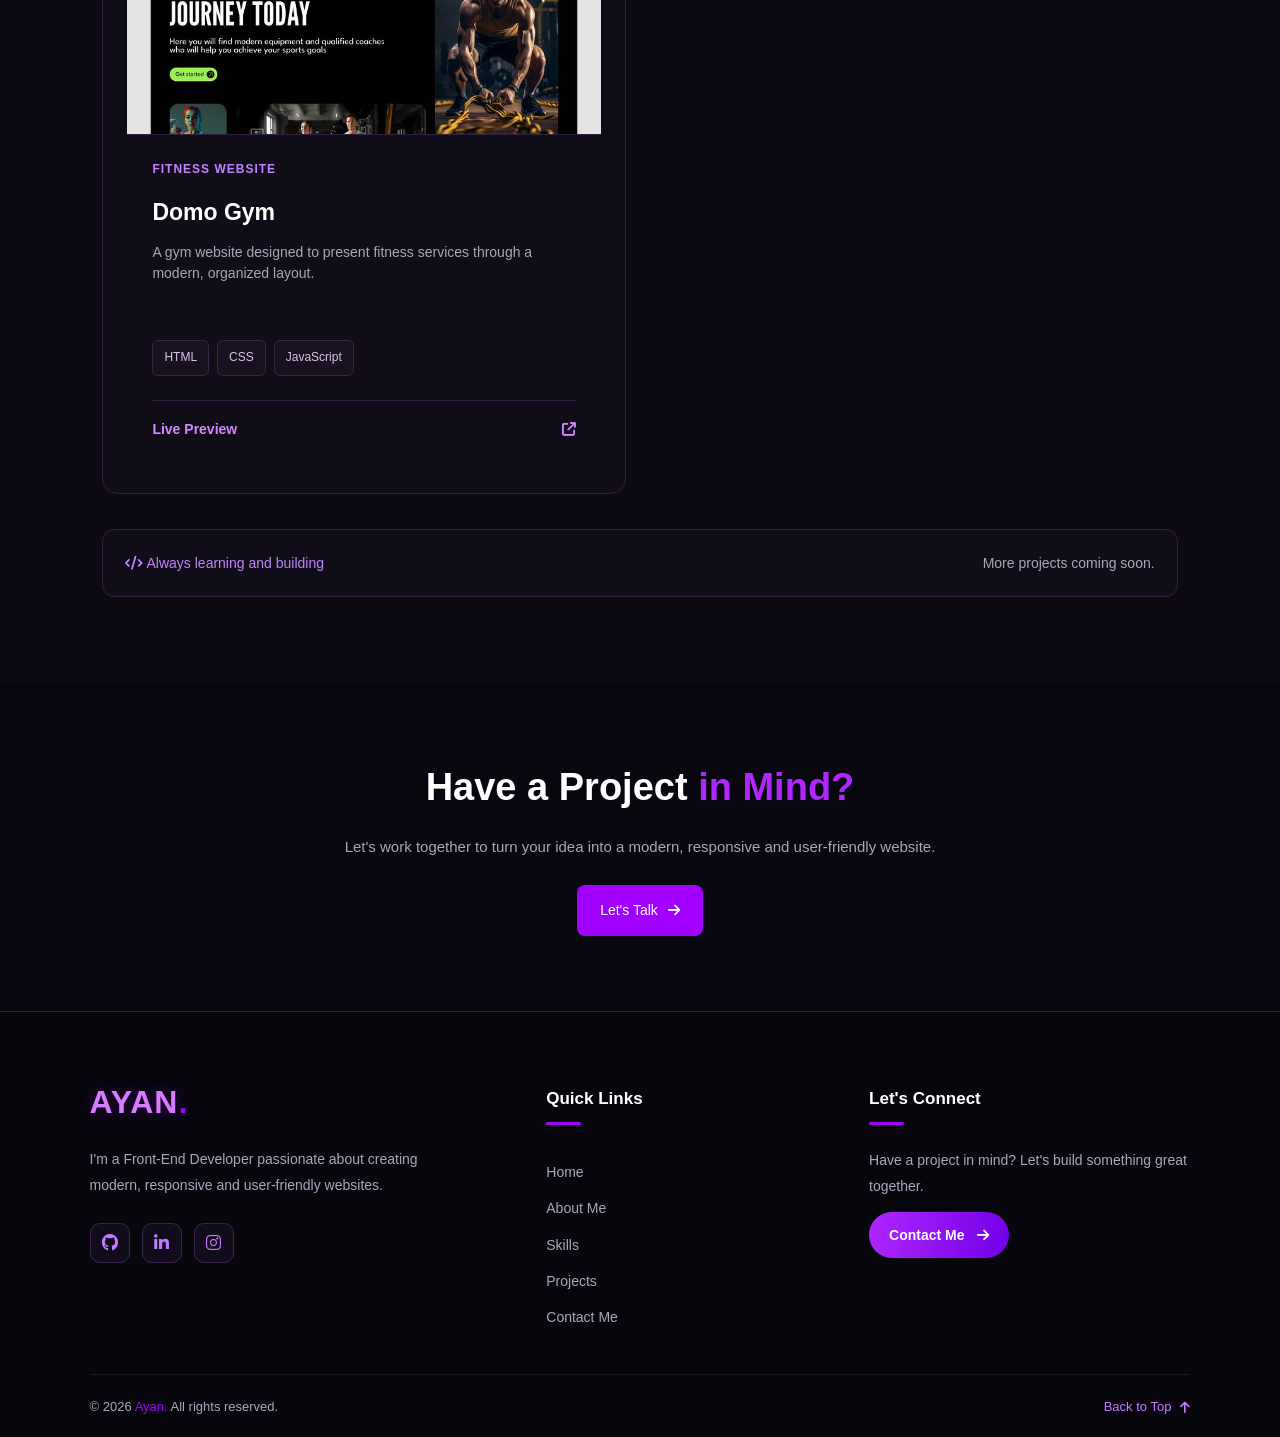
<file: projects.html>
<!DOCTYPE html>
<html lang="en">
<head>
    <meta charset="UTF-8">
    <meta name="viewport" content="width=device-width, initial-scale=1.0">
    <title>My Projects | Ayan - Front-End Developer</title>
    <link rel="stylesheet" href="https://cdnjs.cloudflare.com/ajax/libs/font-awesome/6.5.2/css/all.min.css">
    <link rel="stylesheet" href="style.css">
</head>

<body>

    <div id="navbar"></div>

    <main class="projects-page">

        <!-- Hero Section -->

        <section class="projects-hero" id="home">

            <div class="projects-hero-content">

                <span class="projects-badge">
                    <i class="fa-solid fa-code"></i>
                    MY PORTFOLIO
                </span>

                <h1>
                    Turning Ideas Into
                    <span>Web Experiences.</span>
                </h1>

                <p>
                    I'm a Front-End Developer who enjoys building modern,
                    responsive and user-friendly websites. Explore my work
                    to see how I turn ideas into functional web experiences.
                </p>

                <div class="projects-hero-buttons">
                    <a href="#all-projects" class="projects-btn projects-btn-primary">
                        Explore Projects
                        <i class="fa-solid fa-arrow-down"></i>
                    </a>

                    <a href="index.html#contact" class="projects-btn projects-btn-secondary">
                        Contact Me
                        <i class="fa-regular fa-envelope"></i>
                    </a>
                </div>

            </div>

            <div class="projects-hero-visual">
                <div class="projects-orbit-two"></div>
                <div class="projects-orbit"></div>
                <i class="fa-solid fa-laptop-code"></i>
            </div>

        </section>

        <!-- All Projects -->

        <section class="projects-section" id="all-projects">

            <div class="projects-heading">
                <span class="projects-section-label">MY RECENT WORK</span>

                <h2>Featured <span>Projects</span></h2>

                <p>
                    Websites and applications I've created while developing
                    my front-end development skills.
                </p>
            </div>

            <div class="projects-grid">

                <!-- FandomVerse -->

                <article class="project-card">

                    <div class="project-image">
                        <img src="images/projects/fandomverse.png"
                             alt="FandomVerse manga website screenshot"
                             loading="lazy">
                    </div>

                    <div class="project-content">

                        <div class="project-meta">
                            <span class="project-category">Manga Website</span>
                            <span class="project-number">01 / 05</span>
                        </div>

                        <h3>FandomVerse</h3>

                        <p class="project-description">
                            A manga and anime website with a custom interface
                            for browsing manga, categories and content.
                        </p>

                        <div class="project-tech">
                            <span>HTML</span>
                            <span>CSS</span>
                            <span>JavaScript</span>
                            <span>JSON</span>
                        </div>

                        <a href="https://talibmari110-debug.github.io/sfcfightermen/"
                           target="_blank"
                           rel="noopener noreferrer"
                           class="project-link">
                            Live Preview
                            <i class="fa-solid fa-arrow-up-right-from-square"></i>
                        </a>

                    </div>
                </article>



<!-- Moni's Hot -->

<article class="project-card">

    <div class="project-image">
        <img src="eb49cec0-4914-406b-8dc9-d9e019d38e8d.png"
             alt="Moni's Hot restaurant website screenshot"
             loading="lazy">
    </div>

    <div class="project-content">

        <div class="project-meta">
            <span class="project-category">Restaurant Management System</span>
            <span class="project-number">02 / 05</span>
        </div>

        <h3>Moni's Hot</h3>

        <p class="project-description">
            A modern restaurant website with a dynamic admin panel,
            online food ordering, product and category management,
            customer management and real-time order tracking.
        </p>

        <div class="project-tech">
            <span>HTML</span>
            <span>CSS</span>
            <span>JavaScript</span>
            <span>Supabase</span>
            <span>PostgreSQL</span>
        </div>

        <a href="https://ayanop69opmohibbot-gif.github.io/moni-s-hot/"
           target="_blank"
           rel="noopener noreferrer"
           class="project-link">

            Live Preview
            <i class="fa-solid fa-arrow-up-right-from-square"></i>

        </a>

    </div>
</article>



                

                <!-- Alberto Watches -->

                <article class="project-card">

                    <div class="project-image">
                        <img src="images/projects/alberto-watches.png"
                             alt="Alberto Watches website screenshot"
                             loading="lazy">
                    </div>

                    <div class="project-content">

                        <div class="project-meta">
                            <span class="project-category">E-Commerce</span>
                            <span class="project-number">02 / 05</span>
                        </div>

                        <h3>Alberto Watches</h3>

                        <p class="project-description">
                            A luxury watch website with a premium design
                            and an elegant product gallery.
                        </p>

                        <div class="project-tech">
                            <span>HTML</span>
                            <span>CSS</span>
                            <span>JavaScript</span>
                            <span>JSON</span>
                        </div>

                        <a href="https://ayanop69opmohibbot-gif.github.io/Alberto-Watches/"
                           target="_blank"
                           rel="noopener noreferrer"
                           class="project-link">
                            Live Preview
                            <i class="fa-solid fa-arrow-up-right-from-square"></i>
                        </a>

                    </div>
                </article>

                <!-- New Parks -->

                <article class="project-card">

                    <div class="project-image">
                        <img src="images/projects/new-parks.png"
                             alt="New Parks website screenshot"
                             loading="lazy">
                    </div>

                    <div class="project-content">

                        <div class="project-meta">
                            <span class="project-category">Website</span>
                            <span class="project-number">03 / 05</span>
                        </div>

                        <h3>New Parks</h3>

                        <p class="project-description">
                            A website project presenting park-related
                            information in a clean and accessible layout.
                        </p>

                        <div class="project-tech">
                            <span>HTML</span>
                            <span>CSS</span>
                            <span>JavaScript</span>
                        </div>

                        <a href="https://ayanop69opmohibbot-gif.github.io/new-parks/"
                           target="_blank"
                           rel="noopener noreferrer"
                           class="project-link">
                            Live Preview
                            <i class="fa-solid fa-arrow-up-right-from-square"></i>
                        </a>

                    </div>
                </article>

        
<!-- Adan Ahmed Portfolio -->

<article class="project-card">

    <div class="project-image">
        <img src="Adan Ahmed_ Digital Finance Portfolio Showcase.png"
             alt="Adan Ahmed business website screenshot"
             loading="lazy">
    </div>

    <div class="project-content">

        <div class="project-meta">
            <span class="project-category">Business Website</span>
            <span class="project-number">03 / 05</span>
        </div>

        <h3>Adan Ahmed</h3>

        <p class="project-description">
            A professional business website showcasing accounts,
            taxation, Meta Ads and graphic designing services
            with a modern and responsive interface.
        </p>

        <div class="project-tech">
            <span>HTML</span>
            <span>CSS</span>
            <span>JavaScript</span>
        </div>

        <a href="https://ayanop69opmohibbot-gif.github.io/adan-portfoilo/"
           target="_blank"
           rel="noopener noreferrer"
           class="project-link">
            Live Preview
            <i class="fa-solid fa-arrow-up-right-from-square"></i>
        </a>

    </div>
</article>


                

                <!-- Calculator -->

                <article class="project-card">

                    <div class="project-image">
                        <img src="images/projects/calculator.png"
                             alt="Calculator application screenshot"
                             loading="lazy">
                    </div>

                    <div class="project-content">

                        <div class="project-meta">
                            <span class="project-category">Web Application</span>
                            <span class="project-number">04 / 05</span>
                        </div>

                        <h3>Calculator</h3>

                        <p class="project-description">
                            An interactive calculator application for
                            performing everyday mathematical calculations.
                        </p>

                        <div class="project-tech">
                            <span>HTML</span>
                            <span>CSS</span>
                            <span>JavaScript</span>
                        </div>

                        <a href="https://ayanop69opmohibbot-gif.github.io/calculator/"
                           target="_blank"
                           rel="noopener noreferrer"
                           class="project-link">
                            Live Preview
                            <i class="fa-solid fa-arrow-up-right-from-square"></i>
                        </a>

                    </div>
                </article>

                <!-- Domo Gym -->

                <article class="project-card">

                    <div class="project-image">
                        <img src="images/projects/domo-gym.png"
                             alt="Domo Gym website screenshot"
                             loading="lazy">
                    </div>

                    <div class="project-content">

                        <div class="project-meta">
                            <span class="project-category">Fitness Website</span>
                            <span class="project-number">05 / 05</span>
                        </div>

                        <h3>Domo Gym</h3>

                        <p class="project-description">
                            A gym website designed to present fitness
                            services through a modern, organized layout.
                        </p>

                        <div class="project-tech">
                            <span>HTML</span>
                            <span>CSS</span>
                            <span>JavaScript</span>
                        </div>

                        <a href="https://ayanop69opmohibbot-gif.github.io/domo-gym/"
                           target="_blank"
                           rel="noopener noreferrer"
                           class="project-link">
                            Live Preview
                            <i class="fa-solid fa-arrow-up-right-from-square"></i>
                        </a>

                    </div>
                </article>

            </div>

            <div class="projects-note">
                <span>
                    <i class="fa-solid fa-code"></i>
                    Always learning and building
                </span>

                <p>More projects coming soon.</p>
            </div>

        </section>

        <!-- Contact Section -->

        <section class="projects-contact">

            <h2>Have a Project <span>in Mind?</span></h2>

            <p>
                Let's work together to turn your idea into a modern,
                responsive and user-friendly website.
            </p>

            <a href="contant.html">
                Let's Talk
                <i class="fa-solid fa-arrow-right"></i>
            </a>

        </section>

    </main>

    <div id="feeter"></div>

    <script type="module">
        import { header, footer } from "./export.js";

        document.getElementById("navbar").innerHTML = header;
        document.getElementById("feeter").innerHTML = footer;

        const footerYear = document.getElementById("footerYear");

        if (footerYear) {
            footerYear.textContent = new Date().getFullYear();
        }

        const script = document.createElement("script");
        script.src = "script.js";
        document.body.appendChild(script);
    </script>

</body>
</html>
</file>
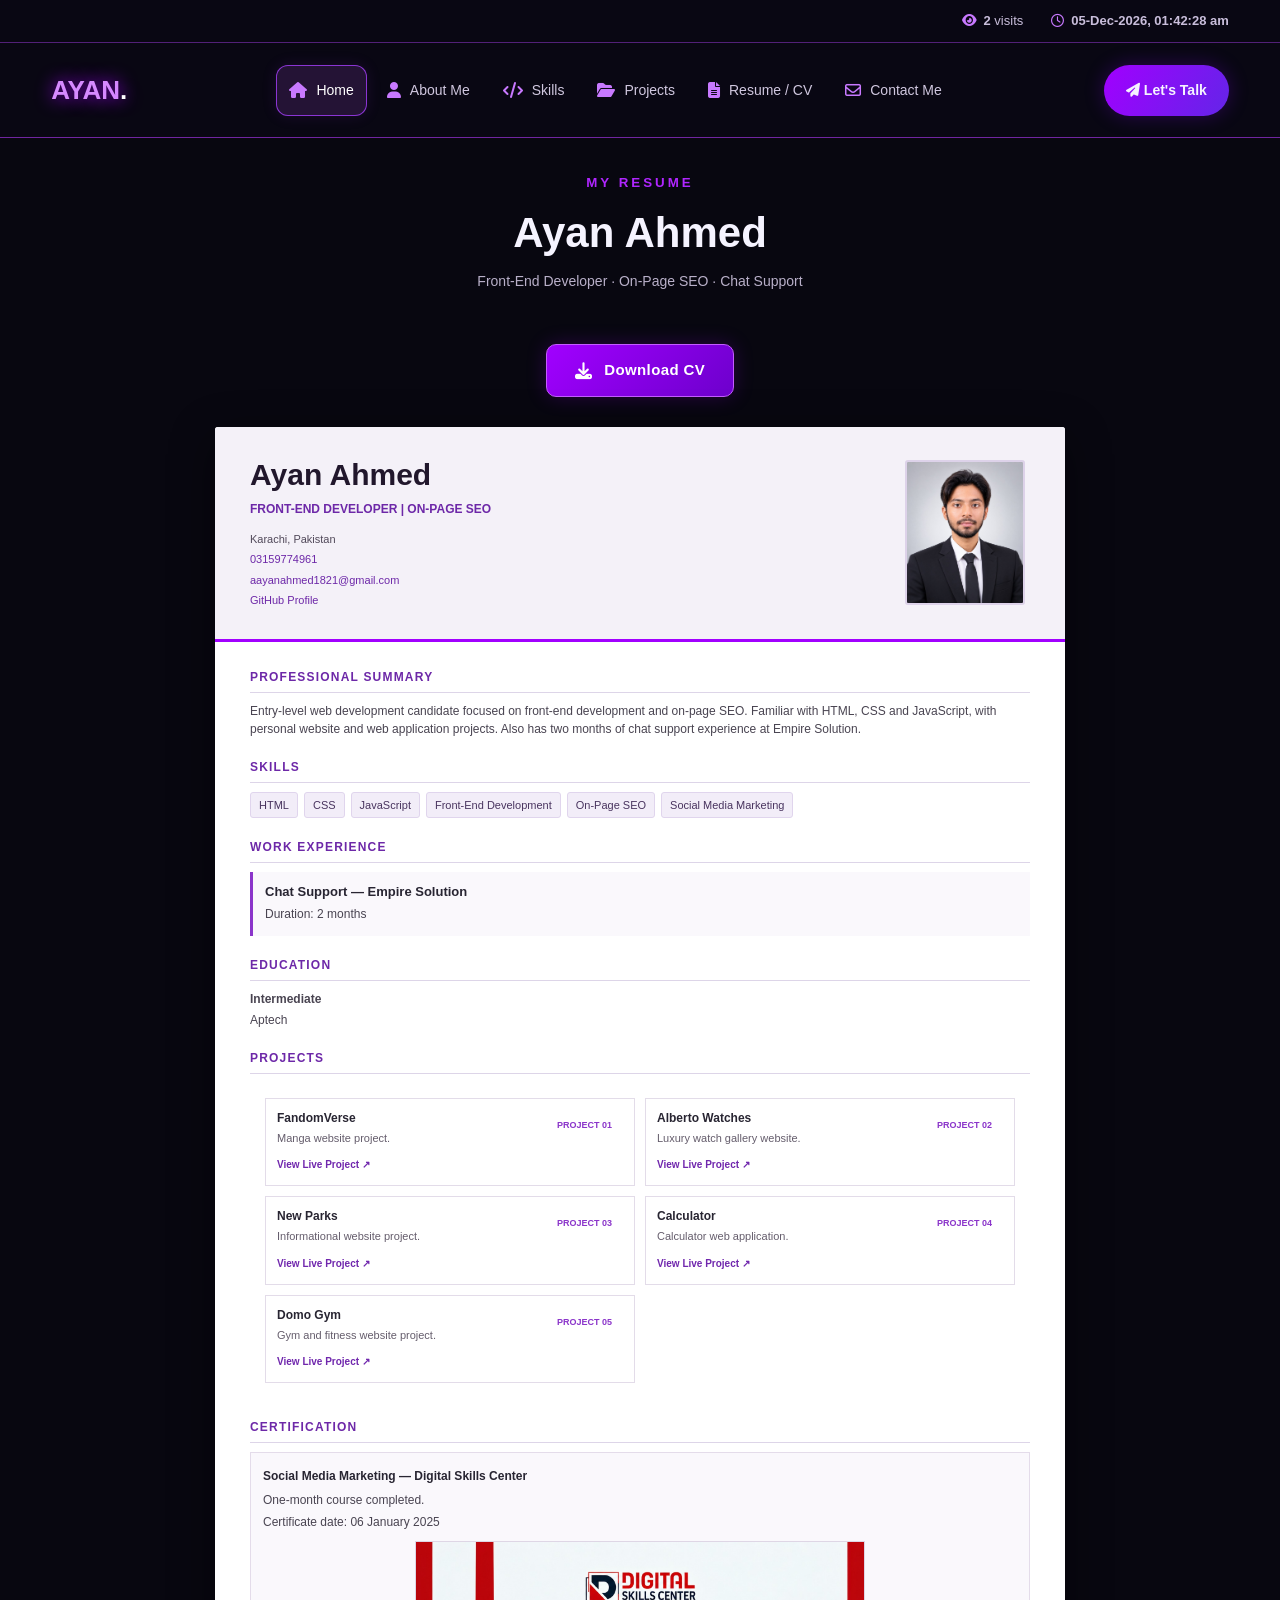
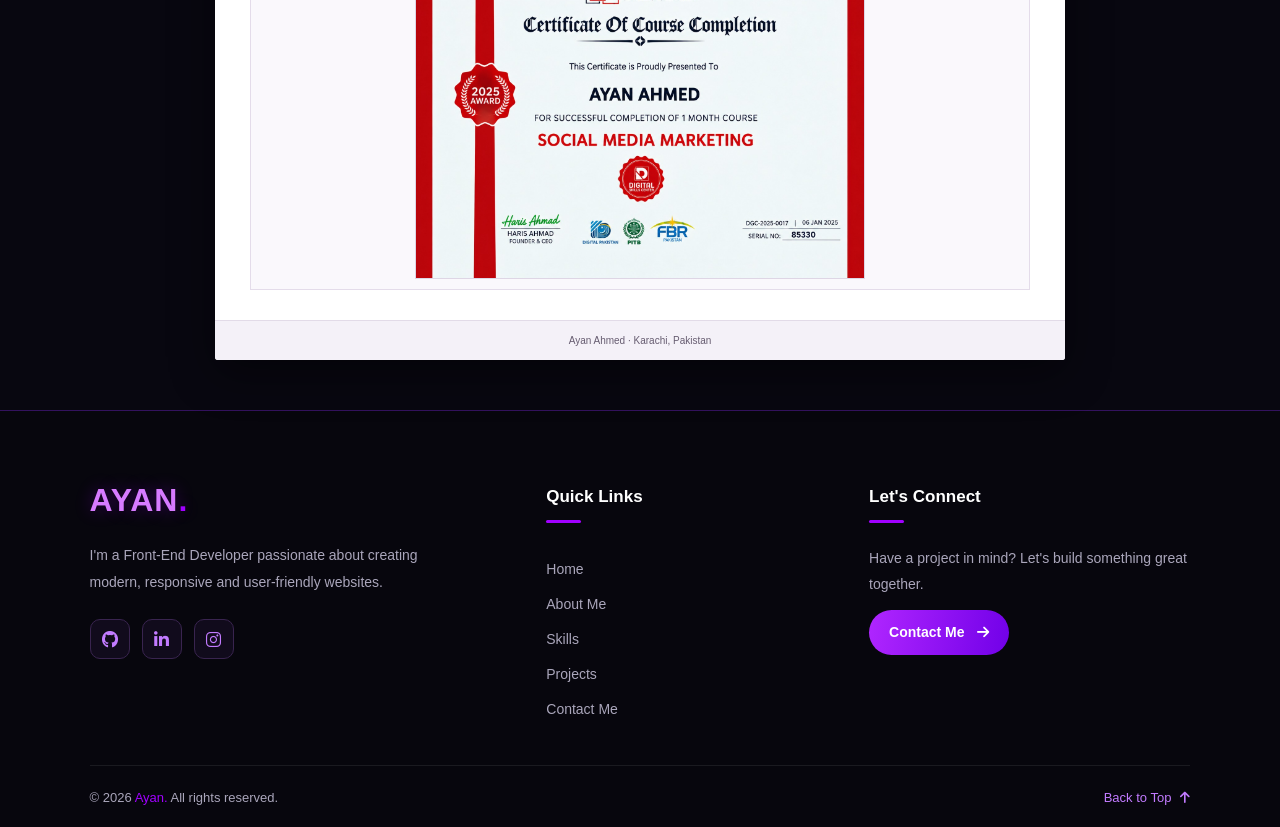
<file: Resume.html>
<!DOCTYPE html>
<html lang="en">
<head>
<meta charset="UTF-8">
<meta name="viewport" content="width=device-width, initial-scale=1.0">
<title>Resume | Ayan Ahmed</title>

<link rel="stylesheet" href="style.css">
<link rel="stylesheet" href="https://cdnjs.cloudflare.com/ajax/libs/font-awesome/6.5.2/css/all.min.css">

<style>
* {
    margin: 0;
    padding: 0;
    box-sizing: border-box;
}

:root {
    --bg: #080710;
    --panel: #0c0913;
    --purple: #a100ff;
    --accent: #b026ff;
    --text: #f5f3ff;
    --muted: #b9b0c9;
    --border: #302642;
}

body {
    font-family: Arial, Helvetica, sans-serif;
    background: var(--bg);
    color: var(--text);
    line-height: 1.5;
}

a {
    color: inherit;
    text-decoration: none;
}

.container {
    width: min(100% - 30px, 1050px);
    margin: auto;
}

/* Resume heading */
.page-heading {
    text-align: center;
    padding: 32px 0 22px;
}

.page-heading small {
    color: var(--accent);
    font-weight: bold;
    letter-spacing: 3px;
}

.page-heading h1 {
    font-size: clamp(30px, 5vw, 42px);
    margin: 7px 0;
}

.page-heading p {
    color: var(--muted);
    font-size: 14px;
}

/* Download button */
.download-cv {
    display: flex;
    justify-content: center;
    align-items: center;
    margin: 30px 0;
}

.download-cv a {
    display: inline-flex;
    align-items: center;
    justify-content: center;
    gap: 12px;
    padding: 14px 28px;
    background: linear-gradient(135deg, #a100ff, #6d00cc);
    color: #ffffff;
    font-size: 15px;
    font-weight: 700;
    letter-spacing: 0.4px;
    border: 1px solid #c45cff;
    border-radius: 10px;
    box-shadow: 0 0 20px #a100ff35;
    transition: 0.3s ease;
    cursor: pointer;
}

.download-cv a:hover {
    background: linear-gradient(135deg, #bd38ff, #8200ff);
    box-shadow: 0 0 30px #a100ff75;
    transform: translateY(-3px);
}

.download-cv a i {
    font-size: 17px;
}

/* CV paper */
.cv {
    position: relative;
    z-index: 1;
    max-width: 850px;
    margin: 0 auto 50px;
    background: #ffffff;
    color: #282532;
    border-radius: 3px;
    overflow: hidden;
    box-shadow: 0 12px 45px #0007;
}

.cv-header {
    display: grid;
    grid-template-columns: 1fr 125px;
    gap: 22px;
    align-items: center;
    padding: 30px 35px;
    background: #f4f1f8;
    border-bottom: 3px solid var(--purple);
}

.cv-header h2 {
    font-size: 30px;
    line-height: 1.2;
    color: #21172c;
}

.cv-role {
    font-size: 12px;
    font-weight: bold;
    color: #6d28a8;
    margin: 7px 0 13px;
}

.cv-contact {
    font-size: 11px;
    color: #51495a;
    display: grid;
    gap: 4px;
}

.cv-contact a {
    color: #6d28a8;
    overflow-wrap: anywhere;
}

.cv-photo {
    width: 120px;
    height: 145px;
    object-fit: cover;
    object-position: center 25%;
    border: 2px solid #ddd2e9;
    border-radius: 3px;
}

.cv-body {
    padding: 26px 35px 30px;
}

.cv-section {
    margin-bottom: 20px;
}

.cv-section:last-child {
    margin-bottom: 0;
}

.cv-section h3 {
    font-size: 12px;
    letter-spacing: 1.2px;
    text-transform: uppercase;
    color: #6d28a8;
    border-bottom: 1px solid #ddd5e8;
    padding-bottom: 6px;
    margin-bottom: 9px;
}

.cv-section p {
    font-size: 12px;
    color: #494451;
    margin: 3px 0;
}

/* Skills */
.cv-skills {
    display: flex;
    flex-wrap: wrap;
    gap: 6px;
    list-style: none;
}

.cv-skills li {
    padding: 4px 8px;
    background: #f2edf8;
    border: 1px solid #e0d5ed;
    color: #49345f;
    font-size: 11px;
    border-radius: 3px;
}

/* Experience */
.experience {
    padding: 10px 12px;
    border-left: 3px solid #8b35ca;
    background: #faf8fc;
}

.experience h4 {
    font-size: 13px;
    color: #282532;
    margin-bottom: 3px;
}

/* Projects */
.projects {
     display: grid;
    grid-template-columns: repeat(2, minmax(0, 1fr));
    gap: 10px;
    background: #ffffff;
    padding: 15px;
    border-radius: 5px;
}

.project {
    position: relative;
    padding: 10px 11px;
    border: 1px solid #e3dce9;
    background: #ffffff;
    min-width: 0;
    overflow-wrap: anywhere;
    break-inside: avoid;
}

.project-number {
    display: block;
    font-size: 9px;
    color: #8b35ca;
    font-weight: bold;
    margin-bottom: 3px;
}

.project h4 {
    font-size: 12px;
    color: #282532;
    margin-bottom: 3px;
}

.project p {
    font-size: 11px;
    color: #655d6c;
    margin-bottom: 5px;
}

/* Project links: white background and dark text */
.cv .projects .project a,
.cv .projects .project a:visited {
    display: inline-block;
    position: relative;
    z-index: 2;
background: #ffffff !important; 
    color: #7027ad;
    font-size: 10px;
    font-weight: bold;
    padding: 3px 0;
    overflow-wrap: anywhere;
}

.cv .projects .project a:hover {
    color: #a100ff;
    text-decoration: underline;
}

/* Certificate */
.certificate-box {
    padding: 10px 12px;
    background: #faf8fc;
    border: 1px solid #e4dcea;
}

.certificate-box strong {
    font-size: 12px;
}

.certificate-box p {
    margin-top: 4px;
}

.certificate-image {
    display: block;
    width: 60%;
    max-width: 450px;
    height: auto;
    margin: 10px auto 0;
    border: 1px solid #ded6e5;
}

/* CV footer */
.cv-footer {
    text-align: center;
    padding: 12px 20px;
    background: #f4f1f8;
    color: #665c70;
    font-size: 10px;
    border-top: 1px solid #e2dbe8;
}

/* Mobile */
@media (max-width: 600px) {
    .download-cv {
        margin: 22px 0;
    }

    .download-cv a {
        width: 100%;
        max-width: 280px;
        padding: 13px 20px;
        font-size: 14px;
    }

    .cv-header {
        grid-template-columns: 1fr;
        gap: 15px;
        padding: 22px;
    }

    .cv-photo {
        grid-row: 1;
        width: 100px;
        height: 120px;
    }

    .cv-header h2 {
        font-size: 27px;
    }

    .cv-body {
        padding: 22px;
    }

    .projects {
        grid-template-columns: 1fr;
    }

    .certificate-image {
        width: 85%;
    }
}

/* Print / Save as PDF */
@media print {
    @page {
        size: A4;
        margin: 10mm;
    }

    body {
        background: #ffffff;
        color: #282532;
    }

    #navbar,
    #feeter,
    .page-heading,
    .download-cv {
        display: none !important;
    }

    .container {
        width: 100%;
        max-width: none;
    }

    .cv {
        max-width: none;
        margin: 0;
        border-radius: 0;
        box-shadow: none;
        overflow: visible;
    }

    .cv-header,
    .cv-footer,
    .experience,
    .certificate-box,
    .cv-skills li {
        -webkit-print-color-adjust: exact;
        print-color-adjust: exact;
    }

    .cv-section,
    .project,
    .experience,
    .certificate-box {
        break-inside: avoid;
    }

    .cv .projects .project a {
        color: #49345f;
        background: #ffffff;
    }
}
</style>
</head>

<body>

<!-- Existing portfolio navbar -->
<div id="navbar"></div>

<main class="container">

    <div class="page-heading">
        <small>MY RESUME</small>
        <h1>Ayan Ahmed</h1>
        <p>Front-End Developer · On-Page SEO · Chat Support</p>
    </div>

    <div class="download-cv">
        <a href="Ayan_Ahmed_CV_with_Projects.pdf"
           download="Ayan_Ahmed_CV_with_Projects.pdf">
            <i class="fa-solid fa-download"></i>
            Download CV
        </a>
    </div>

    <article class="cv">

        <header class="cv-header">
            <div>
                <h2>Ayan Ahmed</h2>
                <div class="cv-role">FRONT-END DEVELOPER | ON-PAGE SEO</div>

                <div class="cv-contact">
                    <span>Karachi, Pakistan</span>
                    <a href="tel:03159774961">03159774961</a>
                    <a href="mailto:aayanahmed1821@gmail.com">aayanahmed1821@gmail.com</a>
                    <a href="https://github.com/ayanop69opmohibbot-gif"
                       target="_blank" rel="noopener">
                        GitHub Profile
                    </a>
                </div>
            </div>

            <img src="images/ayan.png" alt="Ayan Ahmed" class="cv-photo">
        </header>

        <div class="cv-body">

            <section class="cv-section">
                <h3>Professional Summary</h3>
                <p>
                    Entry-level web development candidate focused on front-end
                    development and on-page SEO. Familiar with HTML, CSS and
                    JavaScript, with personal website and web application
                    projects. Also has two months of chat support experience
                    at Empire Solution.
                </p>
            </section>

            <section class="cv-section">
                <h3>Skills</h3>
                <ul class="cv-skills">
                    <li>HTML</li>
                    <li>CSS</li>
                    <li>JavaScript</li>
                    <li>Front-End Development</li>
                    <li>On-Page SEO</li>
                    <li>Social Media Marketing</li>
                </ul>
            </section>

            <section class="cv-section">
                <h3>Work Experience</h3>
                <div class="experience">
                    <h4>Chat Support — Empire Solution</h4>
                    <p>Duration: 2 months</p>
                </div>
            </section>

            <section class="cv-section">
                <h3>Education</h3>
                <p><strong>Intermediate</strong></p>
                <p>Aptech</p>
            </section>

            <section class="cv-section">
                <h3>Projects</h3>

                <div class="projects">

                    <div class="project">
                        <span class="project-number">PROJECT 01</span>
                        <h4>FandomVerse</h4>
                        <p>Manga website project.</p>
                        <a href="https://talibmari110-debug.github.io/sfcfightermen/"
                           target="_blank" rel="noopener">
                            View Live Project ↗
                        </a>
                    </div>

                    <div class="project">
                        <span class="project-number">PROJECT 02</span>
                        <h4>Alberto Watches</h4>
                        <p>Luxury watch gallery website.</p>
                        <a href="https://ayanop69opmohibbot-gif.github.io/Alberto-Watches/"
                           target="_blank" rel="noopener">
                            View Live Project ↗
                        </a>
                    </div>

                    <div class="project">
                        <span class="project-number">PROJECT 03</span>
                        <h4>New Parks</h4>
                        <p>Informational website project.</p>
                        <a href="https://ayanop69opmohibbot-gif.github.io/new-parks/"
                           target="_blank" rel="noopener">
                            View Live Project ↗
                        </a>
                    </div>

                    <div class="project">
                        <span class="project-number">PROJECT 04</span>
                        <h4>Calculator</h4>
                        <p>Calculator web application.</p>
                        <a href="https://ayanop69opmohibbot-gif.github.io/calculator/"
                           target="_blank" rel="noopener">
                            View Live Project ↗
                        </a>
                    </div>

                    <div class="project">
                        <span class="project-number">PROJECT 05</span>
                        <h4>Domo Gym</h4>
                        <p>Gym and fitness website project.</p>
                        <a href="https://ayanop69opmohibbot-gif.github.io/domo-gym/"
                           target="_blank" rel="noopener">
                            View Live Project ↗
                        </a>
                    </div>

                </div>
            </section>

            <section class="cv-section">
                <h3>Certification</h3>

                <div class="certificate-box">
                    <strong>Social Media Marketing — Digital Skills Center</strong>
                    <p>One-month course completed.</p>
                    <p>Certificate date: 06 January 2025</p>

                    <img src="images/image.png"
                         alt="Social Media Marketing Certificate"
                         class="certificate-image">
                </div>
            </section>

        </div>

        <footer class="cv-footer">
            Ayan Ahmed · Karachi, Pakistan
        </footer>

    </article>
</main>

<!-- Existing portfolio footer -->
<div id="feeter"></div>

<script type="module">
import { header, footer } from "./export.js";

document.getElementById("navbar").innerHTML = header;
document.getElementById("feeter").innerHTML = footer;

/* Footer year */
const footerYear = document.getElementById("footerYear");

if (footerYear) {
    footerYear.textContent = new Date().getFullYear();
}

/* Visitor count */
const visitorElement = document.getElementById("visitors");

if (visitorElement) {
    try {
        let visits = Number(localStorage.getItem("portfolioVisits") || 0);
        visits++;
        localStorage.setItem("portfolioVisits", visits);
        visitorElement.textContent = visits.toLocaleString();
    } catch (error) {
        visitorElement.textContent = "—";
    }
}

/* Live date and time */
function updateClock() {
    const clock = document.getElementById("clock");

    if (clock) {
        clock.textContent = new Intl.DateTimeFormat("en-PK", {
            timeZone: "Asia/Karachi",
            day: "2-digit",
            month: "short",
            year: "numeric",
            hour: "2-digit",
            minute: "2-digit",
            second: "2-digit",
            hour12: true
        }).format(new Date());
    }
}

updateClock();
setInterval(updateClock, 1000);

/* Mobile navbar menu */
const menuBtn = document.getElementById("menuBtn");
const navLinks = document.getElementById("navLinks");

if (menuBtn && navLinks) {
    menuBtn.addEventListener("click", () => {
        const isOpen = navLinks.classList.toggle("active");

        menuBtn.setAttribute("aria-expanded", String(isOpen));

        menuBtn.innerHTML = isOpen
            ? '<i class="fa-solid fa-xmark"></i>'
            : '<i class="fa-solid fa-bars"></i>';
    });
}
</script>

</body>
</html>
</file>
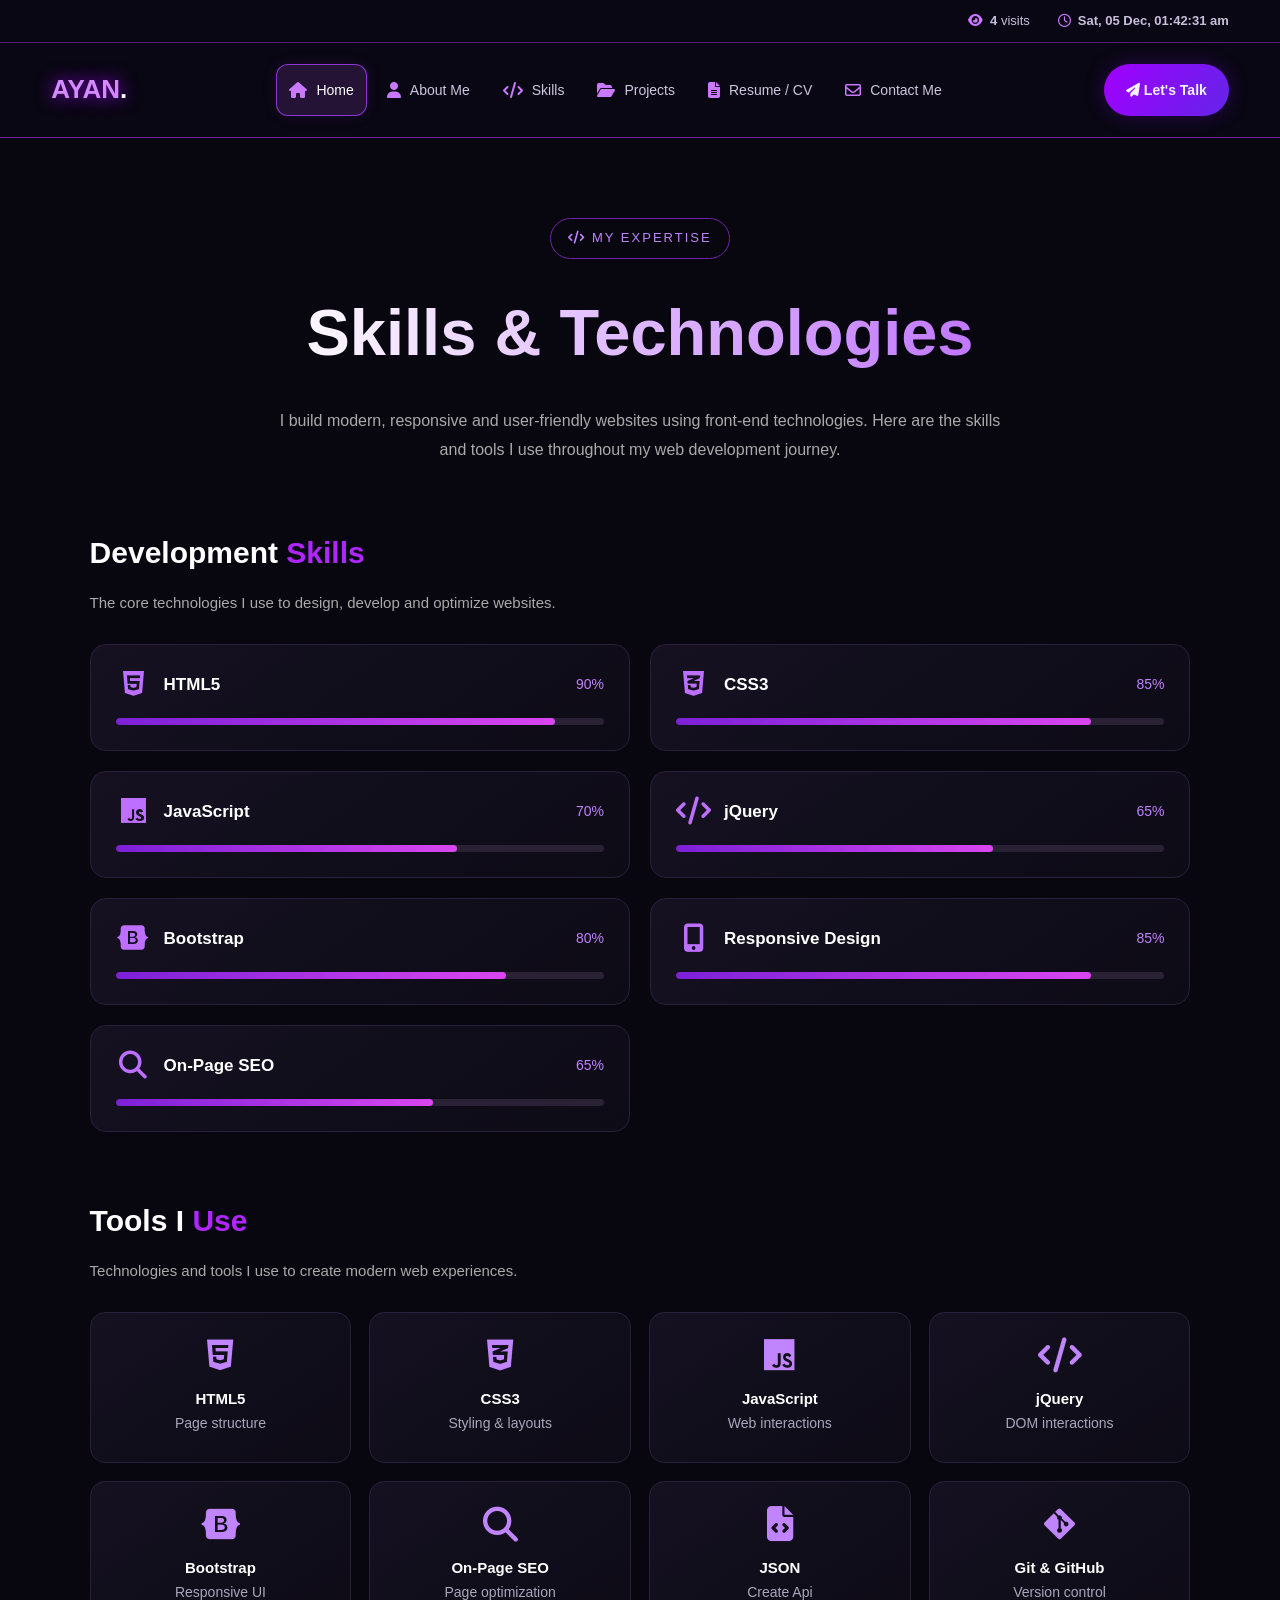
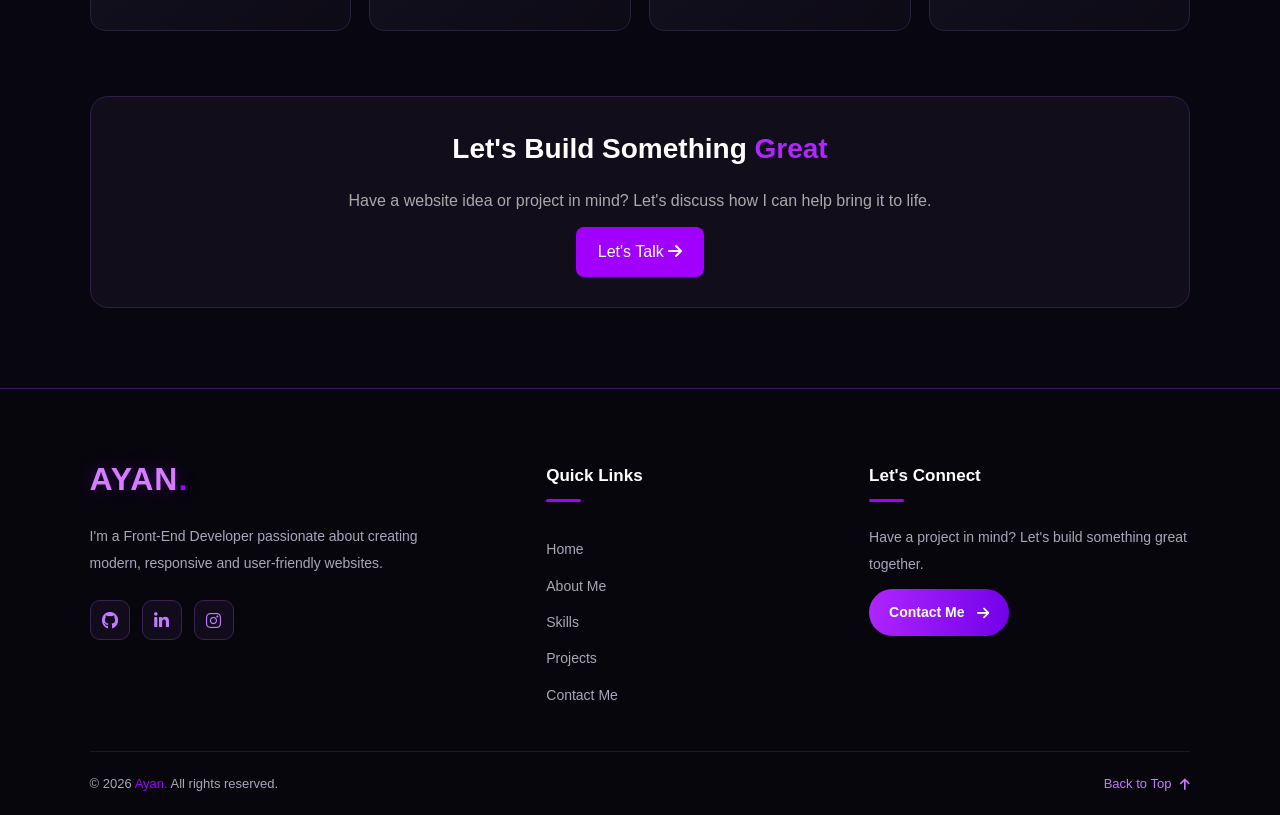
<file: skills.html>
<!DOCTYPE html>
<html lang="en">
<head>
    <meta charset="UTF-8">
    <meta name="viewport" content="width=device-width, initial-scale=1.0">
    <title>My Skills | Ayan - Front-End Developer</title>
    <link rel="stylesheet" href="https://cdnjs.cloudflare.com/ajax/libs/font-awesome/6.5.2/css/all.min.css">
    <link rel="stylesheet" href="style.css">
</head>

<body>

    <div id="navbar"></div>

    <main class="skills-page">

        <section class="skills-hero">
            <span class="skills-tag">
                <i class="fa-solid fa-code"></i> MY EXPERTISE
            </span>

            <h1>Skills & Technologies</h1>

            <p>
                I build modern, responsive and user-friendly websites using
                front-end technologies. Here are the skills and tools I use
                throughout my web development journey.
            </p>
        </section>

        <section class="skills-category">
            <h2>Development <span>Skills</span></h2>

            <p class="category-description">
                The core technologies I use to design, develop and optimize websites.
            </p>

            <div class="skills-list">

                <div class="skill-box">
                    <div class="skill-info">
                        <i class="fa-brands fa-html5"></i>
                        <h3>HTML5</h3>
                        <span class="skill-percent">90%</span>
                    </div>
                    <div class="skill-bar">
                        <div class="skill-fill" style="--level: 90%;"></div>
                    </div>
                </div>

                <div class="skill-box">
                    <div class="skill-info">
                        <i class="fa-brands fa-css3-alt"></i>
                        <h3>CSS3</h3>
                        <span class="skill-percent">85%</span>
                    </div>
                    <div class="skill-bar">
                        <div class="skill-fill" style="--level: 85%;"></div>
                    </div>
                </div>

                <div class="skill-box">
                    <div class="skill-info">
                        <i class="fa-brands fa-js"></i>
                        <h3>JavaScript</h3>
                        <span class="skill-percent">70%</span>
                    </div>
                    <div class="skill-bar">
                        <div class="skill-fill" style="--level: 70%;"></div>
                    </div>
                </div>

                <div class="skill-box">
                    <div class="skill-info">
                        <i class="fa-solid fa-code"></i>
                        <h3>jQuery</h3>
                        <span class="skill-percent">65%</span>
                    </div>
                    <div class="skill-bar">
                        <div class="skill-fill" style="--level: 65%;"></div>
                    </div>
                </div>

                <div class="skill-box">
                    <div class="skill-info">
                        <i class="fa-brands fa-bootstrap"></i>
                        <h3>Bootstrap</h3>
                        <span class="skill-percent">80%</span>
                    </div>
                    <div class="skill-bar">
                        <div class="skill-fill" style="--level: 80%;"></div>
                    </div>
                </div>

                <div class="skill-box">
                    <div class="skill-info">
                        <i class="fa-solid fa-mobile-screen-button"></i>
                        <h3>Responsive Design</h3>
                        <span class="skill-percent">85%</span>
                    </div>
                    <div class="skill-bar">
                        <div class="skill-fill" style="--level: 85%;"></div>
                    </div>
                </div>

                <div class="skill-box">
                    <div class="skill-info">
                        <i class="fa-solid fa-magnifying-glass"></i>
                        <h3>On-Page SEO</h3>
                        <span class="skill-percent">65%</span>
                    </div>
                    <div class="skill-bar">
                        <div class="skill-fill" style="--level: 65%;"></div>
                    </div>
                </div>

            </div>
        </section>

        <section class="skills-category">
            <h2>Tools I <span>Use</span></h2>

            <p class="category-description">
                Technologies and tools I use to create modern web experiences.
            </p>

            <div class="tools-grid">

                <div class="tool-card">
                    <i class="fa-brands fa-html5"></i>
                    <h3>HTML5</h3>
                     <p style="  max-width: 620px; color: #aaa6bb; font-size: 14px;  line-height: 1.8; ">Page structure</p>
                </div>

                <div class="tool-card">
                    <i class="fa-brands fa-css3-alt"></i>
                    <h3>CSS3</h3>
                     <p style="  max-width: 620px; color: #aaa6bb; font-size: 14px;  line-height: 1.8; ">Styling & layouts</p>
                </div>

                <div class="tool-card">
                    <i class="fa-brands fa-js"></i>
                    <h3>JavaScript</h3>
                     <p style="  max-width: 620px; color: #aaa6bb; font-size: 14px;  line-height: 1.8; ">Web interactions</p>
                </div>

                <div class="tool-card">
                    <i class="fa-solid fa-code"></i>
                    <h3>jQuery</h3>
                     <p style="  max-width: 620px; color: #aaa6bb; font-size: 14px;  line-height: 1.8; ">DOM interactions</p>
                </div>

                <div class="tool-card">
                    <i class="fa-brands fa-bootstrap"></i>
                    <h3>Bootstrap</h3>
                     <p style="  max-width: 620px; color: #aaa6bb; font-size: 14px;  line-height: 1.8; ">Responsive UI</p>
                </div>

                <div class="tool-card">
                    <i class="fa-solid fa-magnifying-glass"></i>
                    <h3>On-Page SEO</h3>
                     <p style="  max-width: 620px; color: #aaa6bb; font-size: 14px;  line-height: 1.8; ">Page optimization</p>
                </div>

                <div class="tool-card">
                    <i class="fa-solid fa-file-code"></i>
                    <h3>JSON</h3>
                     <p style="  max-width: 620px; color: #aaa6bb; font-size: 14px;  line-height: 1.8; ">Create Api</p>
                </div>

                <div class="tool-card">
                    <i class="fa-brands fa-git-alt"></i>
                    <h3>Git & GitHub</h3>
                     <p style="  max-width: 620px; color: #aaa6bb; font-size: 14px;  line-height: 1.8; ">Version control</p>
                </div>

            </div>
        </section>

        <section class="skills-note">
            <h2>Let's Build Something <span>Great</span></h2>

            <p>
                Have a website idea or project in mind?
                Let's discuss how I can help bring it to life.
            </p>

            <a href="contant.html">
                Let's Talk <i class="fa-solid fa-arrow-right"></i>
            </a>
        </section>

    </main>

    <div id="feeter"></div>

    <script type="module">
        import { header, footer } from "./export.js";

        document.getElementById("navbar").innerHTML = header;
        document.getElementById("feeter").innerHTML = footer;

        const footerYear = document.getElementById("footerYear");

        if (footerYear) {
            footerYear.textContent = new Date().getFullYear();
        }

        const script = document.createElement("script");
        script.src = "script.js";
        document.body.appendChild(script);
    </script>

</body>
</html>
</file>
<file: style.css>
* {
    margin: 0;
    padding: 0;
    box-sizing: border-box;
}

body {
    background: #080711;
    color: #ffffff;
    font-family: Arial, sans-serif;
}

a {
    color: inherit;
    text-decoration: none;
}

/* Top Bar */
.topbar {
    height: 43px;
    display: flex;
    align-items: center;
    justify-content: flex-end;
    gap: 28px;
    padding: 0 4%;
    background: #090713;
    border-bottom: 1px solid #522078;
    color: #c9bedb;
    font-size: 13px;
}

.topbar i {
    margin-right: 7px;
    color: #c879ff;
}

/* Main Navbar */
.navbar {
    position: sticky;
    top: 0;
    z-index: 1000;
    min-height: 95px;
    display: flex;
    align-items: center;
    justify-content: space-between;
    gap: 20px;
    padding: 15px 4%;
    background: #090713;
    border-bottom: 1px solid #7025a0;
}

/* Logo */
.logo {
    color: #d68aff;
    font-size: 26px;
    font-weight: 900;
    text-shadow: 0 0 18px #a100ff;
    white-space: nowrap;
}

.logo span {
    color: #ffffff;
}

/* Navigation Links */
.nav-links {
    display: flex;
    align-items: center;
    gap: 7px;
}

.nav-links a {
    display: flex;
    align-items: center;
    gap: 9px;
    padding: 15px 13px;
    border-radius: 12px;
    color: #d0c7df;
    font-size: 14px;
    white-space: nowrap;
    transition: 0.3s ease;
}

.nav-links a i {
    color: #c879ff;
    font-size: 16px;
}

.nav-links a:hover,
.nav-links a.active {
    background: #241335;
    color: #ffffff;
    box-shadow:
        inset 0 0 0 1px #8b35d4,
        0 0 15px #8b35d422;
}

/* Let's Talk Button */
.talk {
    padding: 15px 22px;
    border-radius: 30px;
    background: linear-gradient(120deg, #a100ff, #6325e8);
    box-shadow: 0 0 20px #8500ff44;
    font-size: 14px;
    font-weight: bold;
    white-space: nowrap;
    transition: 0.3s ease;
}

.talk:hover {
    transform: translateY(-2px);
    box-shadow: 0 0 25px #a100ff88;
}

/* Mobile Menu Button */
.menu-btn {
    display: none;
    padding: 10px 13px;
    border: 1px solid #7630a5;
    border-radius: 9px;
    background: #191025;
    color: #ffffff;
    font-size: 20px;
    cursor: pointer;
}

/* Tablet and Mobile */
@media (max-width: 1100px) {
    .navbar {
        flex-wrap: wrap;
    }

    .menu-btn {
        display: block;
        margin-left: auto;
    }

    .nav-links {
        display: none;
        order: 4;
        flex-direction: column;
        align-items: stretch;
        width: 100%;
        padding-top: 12px;
    }

    .nav-links.open {
        display: flex;
    }

    .nav-links a {
        width: 100%;
    }

    .talk {
        padding: 13px 16px;
    }
}

/* Small Mobile Screens */
@media (max-width: 500px) {
    .topbar {
        justify-content: center;
        gap: 15px;
        padding: 0 8px;
        font-size: 11px;
    }

    .navbar {
        min-height: 75px;
        gap: 10px;
        padding: 14px 5%;
    }

    .logo {
        font-size: 22px;
    }

    .talk {
        padding: 11px 12px;
        font-size: 12px;
    }
}

/* Hero Section */
.hero {
    position: relative;
    min-height: 380px;
    padding: 45px 5.25%;
    overflow: hidden;
    background:
        radial-gradient(ellipse at 80% 45%, #3d0b6040, transparent 42%),
        linear-gradient(120deg, #05050c, #090612 65%, #10081c);
    border-bottom: 1px solid #282039;
}

.hero-container {
    width: 100%;
    max-width: 1500px;
    min-height: 290px;
    margin: auto;
    display: grid;
    grid-template-columns: 1.1fr 0.9fr;
    align-items: center;
    gap: 35px;
}

/* Hero Content */
.hero-content {
    position: relative;
    z-index: 2;
}

.hero-badge {
    display: inline-flex;
    align-items: center;
    gap: 9px;
    padding: 9px 15px;
    margin-bottom: 18px;
    border-radius: 30px;
    background: #35134e;
    color: #d6a1ff;
    font-size: 12px;
    font-weight: 600;
    letter-spacing: 0.4px;
}

.hero-badge i {
    color: #c678ff;
}

.hero-content h1 {
    margin-bottom: 14px;
    color: #fff;
    font-size: clamp(30px, 3.5vw, 46px);
    font-weight: 800;
    line-height: 1.2;
    letter-spacing: -1px;
}

.hero-name {
    color: #ae5cff;
    text-shadow: 0 0 22px #9b35ff30;
}

.gradient-text {
    background: linear-gradient(90deg, #c18aff, #8b43ff);
    -webkit-background-clip: text;
    background-clip: text;
    -webkit-text-fill-color: transparent;
}

.hero-description {
    max-width: 470px;
    margin-bottom: 19px;
    color: #c3bfd0;
    font-size: 14px;
    line-height: 1.65;
}

/* Buttons */
.hero-buttons {
    display: flex;
    flex-wrap: wrap;
    gap: 12px;
}

.hero-btn {
    display: inline-flex;
    align-items: center;
    justify-content: center;
    gap: 8px;
    min-height: 38px;
    padding: 10px 17px;
    border: 1px solid #a346ff;
    border-radius: 8px;
    color: #fff;
    font-size: 12px;
    font-weight: 600;
    text-decoration: none;
    transition: 0.3s ease;
}

.primary-btn {
    background: linear-gradient(110deg, #a33dff, #7c35ed);
    box-shadow: 0 0 18px #8c20ff25;
}

.secondary-btn {
    background: transparent;
    color: #d7b4ff;
}

.hero-btn:hover {
    transform: translateY(-3px);
    box-shadow: 0 0 22px #a100ff50;
    color: #fff;
}

/* Social Links */
.hero-socials {
    display: flex;
    align-items: center;
    gap: 14px;
    margin-top: 20px;
}

.hero-socials a {
    width: 32px;
    height: 32px;
    display: grid;
    place-items: center;
    border-radius: 50%;
    background: #17142b;
    color: #fff;
    font-size: 15px;
    text-decoration: none;
    transition: 0.3s ease;
}

.hero-socials a:hover {
    background: #7024c8;
    transform: translateY(-3px);
}

/* Profile Image */
.hero-visual {
    position: relative;
    min-height: 340px;
    display: flex;
    align-items: center;
    justify-content: center;
}

.hero-image-glow {
    position: absolute;
    width: 260px;
    height: 260px;
    border-radius: 50%;
    background: #8e14ff;
    filter: blur(95px);
    opacity: 0.28;
}

.hero-image-frame {
    position: relative;
    z-index: 2;
    width: min(78%, 300px);
    height: 300px;
    overflow: hidden;
    border: 1px solid #b64cff;
    border-radius: 30px;
    background: #11091e;
    box-shadow: 0 0 30px #9e25ff35;
    transform: none;
    transition: 0.4s ease;
}

.hero-image-frame img {
    display: block;
    width: 100%;
    height: 100%;
    object-fit: cover;
    object-position: center 25%;
    border-radius: 29px;
}

.hero-image-frame:hover {
    transform: translateY(-3px);
    box-shadow: 0 0 38px #9e25ff60;
}

/* Straight Neon Outline */
.hero-image-outline {
    position: absolute;
    z-index: 1;
    width: min(82%, 320px);
    height: 315px;
    border: 1px solid #7928c9;
    border-radius: 32px;
    transform: none;
    opacity: 0.8;
}

.hero-floating-text {
    position: absolute;
    z-index: 3;
    top: 25%;
    right: 0;
    display: flex;
    flex-direction: column;
    gap: 4px;
    color: #d08aff;
    font-family: Georgia, serif;
    font-size: 17px;
    font-style: italic;
    text-shadow: 0 0 15px #a100ff;
}

.hero-image-dot {
    position: absolute;
    z-index: 4;
    top: 12%;
    right: 12%;
    width: 10px;
    height: 10px;
    border-radius: 50%;
    background: #c62cff;
    box-shadow: 0 0 18px #c62cff;
}

/* Tablet Responsive */
@media (max-width: 850px) {
    .hero {
        padding: 40px 5%;
    }

    .hero-container {
        grid-template-columns: 1fr 0.8fr;
        gap: 15px;
    }

    .hero-content h1 {
        font-size: clamp(27px, 4vw, 36px);
    }

    .hero-image-frame {
        width: 85%;
        height: 260px;
    }

    .hero-image-outline {
        width: 88%;
        height: 275px;
    }

    .hero-floating-text {
        right: -3px;
        font-size: 13px;
    }
}

/* Mobile Responsive */
@media (max-width: 600px) {
    .hero {
        padding: 38px 6% 30px;
    }

    .hero-container {
        grid-template-columns: 1fr;
        gap: 30px;
    }

    .hero-content h1 {
        font-size: clamp(30px, 8vw, 40px);
        letter-spacing: -0.7px;
    }

    .hero-description {
        font-size: 14px;
    }

    .hero-buttons {
        gap: 10px;
    }

    .hero-btn {
        padding: 10px 12px;
    }

    .hero-visual {
        min-height: 300px;
    }

    .hero-image-frame {
        width: 245px;
        max-width: 75%;
        height: 275px;
    }

    .hero-image-outline {
        width: 265px;
        max-width: 80%;
        height: 285px;
    }

    .hero-floating-text {
        right: 5%;
        font-size: 15px;
    }

    .hero-image-dot {
        right: 17%;
    }
}



/* About Section */
.about {
    position: relative;
    padding: 45px 5.25%;
    overflow: hidden;
    background: linear-gradient(120deg, #05050c, #080611);
    border-bottom: 1px solid #282039;
}

.about-container {
    max-width: 1500px;
    margin: auto;
    display: grid;
    grid-template-columns: 1.2fr 0.8fr;
    align-items: center;
    gap: 55px;
}

.about-content {
    position: relative;
    z-index: 2;
}

.section-label {
    display: flex;
    align-items: center;
    gap: 10px;
    margin-bottom: 8px;
    color: #b65cff;
    font-size: 12px;
    font-weight: 600;
    letter-spacing: 1px;
}

.section-label i {
    font-size: 15px;
}

.about-content h2 {
    margin: 0 0 12px;
    color: #fff;
    font-size: clamp(28px, 3vw, 36px);
    font-weight: 800;
    line-height: 1.2;
}

.about-content h2 span {
    color: #ad5aff;
}

.about-description {
    max-width: 490px;
    margin-bottom: 20px;
    color: #c3bfd0;
    font-size: 14px;
    line-height: 1.65;
}

/* Highlights */
.about-highlights {
    display: grid;
    grid-template-columns: repeat(3, minmax(0, 1fr));
    gap: 16px;
    margin: 20px 0 24px;
}

.about-highlight {
    display: flex;
    align-items: flex-start;
    gap: 10px;
    min-width: 0;
}

.highlight-icon {
    width: 40px;
    height: 40px;
    flex-shrink: 0;
    display: grid;
    place-items: center;
    border-radius: 12px;
    background: linear-gradient(145deg, #26163e, #17132a);
    color: #bd6cff;
    font-size: 17px;
}

.about-highlight h3 {
    margin: 3px 0 5px;
    color: #fff;
    font-size: 12px;
    font-weight: 700;
}

.about-highlight p {
    margin: 0;
    color: #aaa6bd;
    font-size: 11px;
    line-height: 1.5;
}

.about-btn {
    display: inline-flex;
    align-items: center;
    justify-content: center;
    gap: 10px;
    padding: 10px 17px;
    border: 1px solid #a346ff;
    border-radius: 8px;
    background: transparent;
    color: #d6b3ff;
    font-size: 12px;
    font-weight: 600;
    text-decoration: none;
    transition: 0.3s ease;
}

.about-btn:hover {
    background: #7827c4;
    color: #fff;
    box-shadow: 0 0 20px #9e25ff35;
    transform: translateY(-2px);
}

/* Code Editor Visual */
.about-visual {
    position: relative;
    min-width: 0;
    padding: 12px;
}

.about-glow {
    position: absolute;
    inset: 15%;
    background: #8d24ff;
    filter: blur(90px);
    opacity: 0.2;
}

.about-code-card {
    position: relative;
    overflow: hidden;
    border: 1px solid #38234e;
    border-radius: 15px;
    background: linear-gradient(145deg, #100b1b, #06060d);
    box-shadow: 0 0 30px #7b23d51a;
    transition: 0.3s ease;
}

.about-code-card:hover {
    border-color: #873ac1;
    box-shadow: 0 0 30px #7b23d530;
    transform: translateY(-3px);
}

.about-code-header {
    display: flex;
    align-items: center;
    gap: 12px;
    padding: 14px 16px;
    border-bottom: 1px solid #292035;
    background: #100d1a;
    color: #b5acc7;
    font-size: 11px;
}

.about-window-dots {
    display: flex;
    gap: 5px;
}

.about-window-dots span {
    width: 9px;
    height: 9px;
    border-radius: 50%;
    background: #ff5f57;
}

.about-window-dots span:nth-child(2) {
    background: #febc2e;
}

.about-window-dots span:nth-child(3) {
    background: #28c840;
}

.about-code-header > span {
    flex: 1;
}

.about-code-header > i {
    color: #b65cff;
}

.about-code-body {
    padding: 22px 15px;
    overflow-x: auto;
    color: #ded6ed;
    font-family: Consolas, monospace;
    font-size: 11px;
    line-height: 2.3;
    white-space: nowrap;
}

.about-line {
    display: inline-block;
    width: 23px;
    color: #625575;
    user-select: none;
}

.about-purple {
    color: #c78aff;
}

.about-green {
    color: #9ce6b2;
}

.about-blue {
    color: #76c9ff;
}

/* Technology Footer */
.about-code-footer {
    display: flex;
    flex-wrap: wrap;
    gap: 18px;
    padding: 12px 16px;
    border-top: 1px solid #292035;
    color: #bdb3d1;
    font-size: 11px;
}

.about-code-footer span {
    display: flex;
    align-items: center;
    gap: 6px;
}

.about-code-footer i {
    color: #b65cff;
    font-size: 15px;
}

/* Quote Card */
.about-quote {
    position: relative;
    padding: 18px 20px 20px;
    background: radial-gradient(ellipse at top right, #6c1ba53b, transparent 65%);
    border-top: 1px solid #292035;
}

.about-quote > i {
    margin-bottom: 4px;
    color: #d6b1ff;
    font-size: 22px;
}

.about-quote h3 {
    margin: 0 0 10px;
    color: #fff;
    font-size: 17px;
    font-weight: 700;
    line-height: 1.4;
}

.about-quote > span {
    display: block;
    width: 35px;
    height: 2px;
    background: #b65cff;
}

/* Tablet */
@media (max-width: 950px) {
    .about-container {
        grid-template-columns: 1fr 0.9fr;
        gap: 25px;
    }

    .about-highlights {
        gap: 10px;
    }

    .about-highlight {
        flex-direction: column;
    }
}

/* Mobile */
@media (max-width: 650px) {
    .about {
        padding: 38px 6%;
    }

    .about-container {
        grid-template-columns: 1fr;
        gap: 28px;
    }

    .about-content h2 {
        font-size: 32px;
    }

    .about-description {
        font-size: 14px;
    }

    .about-highlights {
        gap: 12px;
    }

    .about-highlight {
        flex-direction: column;
        gap: 8px;
    }

    .highlight-icon {
        width: 38px;
        height: 38px;
    }

    .about-highlight h3 {
        font-size: 11px;
    }

    .about-highlight p {
        font-size: 10px;
    }

    .about-visual {
        padding: 0;
    }

    .about-code-body {
        font-size: 10px;
        padding: 18px 12px;
    }

    .about-code-footer {
        gap: 12px;
        padding: 12px;
        font-size: 10px;
    }
}

@media (max-width: 380px) {
    .about-highlights {
        grid-template-columns: 1fr;
    }

    .about-highlight {
        flex-direction: row;
        align-items: center;
    }
}
/* END */


/* Skills Section */
.skills {
    padding: 55px 5.25%;
    overflow: hidden;
    background: radial-gradient(ellipse at 50% 0%, #32104c35, transparent 55%), #07060d;
    border-bottom: 1px solid #282039;
}

.skills-container {
    max-width: 1500px;
    margin: auto;
}

.skills-heading {
    margin-bottom: 30px;
    text-align: center;
}

.skills-label {
    display: inline-flex;
    align-items: center;
    gap: 8px;
    margin-bottom: 10px;
    color: #c17aff;
    font-size: 12px;
    font-weight: 700;
    letter-spacing: 1px;
}

.skills-heading h2 {
    margin: 0 0 10px;
    color: #fff;
    font-size: clamp(30px, 4vw, 38px);
    font-weight: 800;
}

.skills-heading h2 span {
    color: #b15cff;
}

.skills-heading p {
    margin: 0;
    color: #aaa4bb;
    font-size: 14px;
}

.skills-slider {
    display: flex;
    align-items: center;
    gap: 15px;
}

.skills-window {
    flex: 1;
    min-width: 0;
    overflow: hidden;
}

.skills-track {
    display: flex;
    gap: 18px;
    transition: transform 0.45s ease;
    will-change: transform;
}

.skill-card {
    flex: 0 0 calc((100% - 54px) / 4);
    min-width: 0;
    min-height: 155px;
    padding: 22px 10px;
    display: flex;
    flex-direction: column;
    align-items: center;
    justify-content: center;
    text-align: center;
    border: 1px solid #30213f;
    border-radius: 14px;
    background: linear-gradient(145deg, #151020, #0b0912);
    transition: border-color 0.3s, background 0.3s, box-shadow 0.3s;
}

.skill-card:hover {
    border-color: #a44cff;
    background: #1a1028;
    box-shadow: 0 0 24px #9b35ff20;
}

.skill-card > i {
    margin-bottom: 14px;
    font-size: 35px;
    transition: transform 0.3s;
}

.skill-card:hover > i {
    transform: translateY(-4px);
}

.skill-card h3 {
    margin: 0 0 7px;
    color: #fff;
    font-size: 14px;
    font-weight: 700;
}

.skill-card p {
    margin: 0;
    color: #a9a2b8;
    font-size: 11px;
}

.skill-html {
    color: #ff7043;
}

.skill-css {
    color: #42a5f5;
}

.skill-js {
    color: #f7df1e;
}

.skill-jquery {
    color: #78b8ff;
}

.skill-bootstrap {
    color: #b68aff;
}

.skill-git {
    color: #ff805d;
}

.skill-responsive {
    color: #53dfbd;
}

.skills-arrow {
    flex-shrink: 0;
    width: 38px;
    height: 38px;
    display: grid;
    place-items: center;
    border: 1px solid #573078;
    border-radius: 50%;
    background: #171020;
    color: #d5a3ff;
    cursor: pointer;
    transition: 0.3s;
}

.skills-arrow:hover {
    background: #7c2ac5;
    border-color: #b76aff;
    color: #fff;
}

.skills-dots {
    display: flex;
    justify-content: center;
    gap: 8px;
    margin-top: 24px;
}

.skills-dot {
    width: 7px;
    height: 7px;
    padding: 0;
    border: 0;
    border-radius: 10px;
    background: #51445f;
    cursor: pointer;
    transition: 0.3s;
}

.skills-dot.active {
    width: 23px;
    background: #b15cff;
}

/* Tablet */
@media (max-width: 900px) {
    .skill-card {
        flex-basis: calc((100% - 36px) / 3);
    }
}

/* Mobile */
@media (max-width: 600px) {
    .skills {
        padding: 42px 5%;
    }

    .skills-heading {
        margin-bottom: 25px;
    }

    .skills-heading p {
        font-size: 12px;
    }

    .skills-slider {
        gap: 8px;
    }

    .skills-arrow {
        width: 30px;
        height: 30px;
        font-size: 11px;
    }

    .skills-track {
        gap: 12px;
    }

    .skill-card {
        flex-basis: calc((100% - 12px) / 2);
        min-height: 145px;
        padding: 18px 6px;
    }

    .skill-card > i {
        font-size: 30px;
    }

    .skill-card h3 {
        font-size: 12px;
    }

    .skill-card p {
        font-size: 10px;
    }
}
/* END */

/* projects */
.projects {
  padding: 90px 7%;
  background: #080710;
  color: #fff;
  overflow: hidden;
}

.projects-container {
  max-width: 1200px;
  margin: auto;
}

.projects-heading {
  text-align: center;
  margin-bottom: 50px;
}

.section-tag {
  color: #b026ff;
  font-size: 12px;
  font-weight: 700;
  letter-spacing: 4px;
}

.projects-heading h2 {
  font-size: clamp(32px, 5vw, 46px);
  margin: 14px 0;
}

.projects-heading h2 span {
  color: #b026ff;
}

.projects-heading p {
  color: #aaa6bb;
  font-size: 15px;
}

.projects-grid {
  display: grid;
  grid-template-columns: repeat(3, minmax(0, 1fr));
  gap: 24px;
}

.project-card {
  position: relative;
  display: flex;
  flex-direction: column;
  padding: 28px 24px;
  min-width: 0;
  background: linear-gradient(145deg, #151020, #0c0a14);
  border: 1px solid #292039;
  border-radius: 16px;
  transition: transform .3s, border-color .3s, box-shadow .3s;
}

.project-card:hover {
  transform: translateY(-7px);
  border-color: #a100ff;
  box-shadow: 0 12px 35px #8b2cff20;
}

.project-number {
  position: absolute;
  top: 20px;
  right: 22px;
  color: #71647f;
  font-size: 13px;
}

.project-icon {
  display: grid;
  place-items: center;
  width: 55px;
  height: 55px;
  margin-bottom: 22px;
  color: #d6a0ff;
  background: #a100ff18;
  border: 1px solid #a100ff45;
  border-radius: 14px;
  font-size: 23px;
}

.project-category {
  color: #c27bff;
  font-size: 11px;
  font-weight: 700;
  letter-spacing: 1.5px;
  text-transform: uppercase;
}

.project-card h3 {
  margin: 12px 0;
  font-size: 21px;
  color: #fff;
}

.project-card > p {
  min-height: 66px;
  margin: 0 0 22px;
  color: #aaa6bb;
  font-size: 13px;
  line-height: 1.8;
}

.project-tech {
  display: flex;
  flex-wrap: wrap;
  gap: 8px;
  margin-bottom: 24px;
}

.project-tech span {
  padding: 6px 10px;
  color: #d7c7e8;
  background: #ffffff08;
  border: 1px solid #ffffff12;
  border-radius: 5px;
  font-size: 11px;
}

.project-link {
  display: flex;
  align-items: center;
  justify-content: space-between;
  gap: 10px;
  margin-top: auto;
  padding-top: 17px;
  border-top: 1px solid #ffffff12;
  color: #c27bff;
  font-size: 13px;
  font-weight: 600;
  text-decoration: none;
  transition: color .3s;
}

.project-link:hover {
  color: #fff;
}

.project-link i {
  transition: transform .3s;
}

.project-link:hover i {
  transform: translate(3px, -3px);
}

.projects-footer {
  display: flex;
  align-items: center;
  justify-content: space-between;
  gap: 15px;
  flex-wrap: wrap;
  margin-top: 35px;
  padding-top: 22px;
  border-top: 1px solid #ffffff12;
  color: #aaa6bb;
  font-size: 13px;
}

.projects-footer span i {
  margin-right: 8px;
  color: #b026ff;
}

.projects-footer p {
  margin: 0;
}

@media (max-width: 950px) {
  .projects-grid {
    grid-template-columns: repeat(2, minmax(0, 1fr));
  }
}

@media (max-width: 600px) {
  .projects {
    padding: 65px 5%;
  }

  .projects-grid {
    grid-template-columns: 1fr;
    gap: 18px;
  }

  .project-card {
    padding: 24px 20px;
  }

  .project-card > p {
    min-height: auto;
  }

  .projects-footer {
    align-items: flex-start;
    flex-direction: column;
  }
}
/* end */


.site-footer {
  padding: 65px 7% 20px;
  background: #07060d;
  border-top: 1px solid #8b2cff55;
  color: #fff;
}

.footer-container {
  max-width: 1200px;
  margin: auto;
}

.footer-main {
  display: grid;
  grid-template-columns: 1.5fr 1fr 1.2fr;
  gap: 55px;
  padding-bottom: 45px;
}

.footer-logo {
  display: inline-block;
  margin-bottom: 18px;
  color: #d77bff;
  font-size: 32px;
  font-weight: 800;
  letter-spacing: 1px;
  text-decoration: none;
  text-shadow: 0 0 18px #a100ff55;
}

.footer-logo span,
.footer-highlight {
  color: #a100ff;
}

.footer-about > p,
.footer-contact > p {
  max-width: 330px;
  color: #aaa6bb;
  font-size: 14px;
  line-height: 1.9;
}

.footer-socials {
  display: flex;
  gap: 12px;
  margin-top: 24px;
}

.footer-socials a {
  display: grid;
  place-items: center;
  width: 40px;
  height: 40px;
  border: 1px solid #39244f;
  border-radius: 10px;
  background: #110b1c;
  color: #c27bff;
  font-size: 17px;
  text-decoration: none;
  transition: .3s;
}

.footer-socials a:hover {
  color: #fff;
  background: #8b2cff;
  border-color: #b026ff;
  transform: translateY(-4px);
}

.footer-links h3,
.footer-contact h3 {
  margin: 8px 0 22px;
  font-size: 17px;
}

.footer-links h3::after,
.footer-contact h3::after {
  content: "";
  display: block;
  width: 35px;
  height: 3px;
  margin-top: 10px;
  border-radius: 5px;
  background: #a100ff;
}

.footer-links {
  display: flex;
  flex-direction: column;
  align-items: flex-start;
  gap: 14px;
}

.footer-links a {
  color: #aaa6bb;
  font-size: 14px;
  text-decoration: none;
  transition: .3s;
}

.footer-links a:hover {
  color: #c27bff;
  transform: translateX(4px);
}

.footer-contact-btn {
  display: inline-flex;
  align-items: center;
  gap: 12px;
  margin-top: 12px;
  padding: 12px 20px;
  border-radius: 30px;
  background: linear-gradient(100deg, #b026ff, #7100e8);
  color: #fff;
  font-size: 14px;
  font-weight: 600;
  text-decoration: none;
  transition: .3s;
}

.footer-contact-btn:hover {
  box-shadow: 0 0 22px #a100ff55;
  transform: translateY(-3px);
}

.footer-bottom {
  display: flex;
  align-items: center;
  justify-content: space-between;
  gap: 15px;
  flex-wrap: wrap;
  padding-top: 22px;
  border-top: 1px solid #ffffff14;
}

.footer-bottom p {
  margin: 0;
  color: #aaa6bb;
  font-size: 13px;
}

.back-to-top {
  display: flex;
  align-items: center;
  gap: 9px;
  color: #c27bff;
  font-size: 13px;
  text-decoration: none;
  transition: .3s;
}

.back-to-top:hover {
  color: #fff;
}

@media (max-width: 800px) {
  .footer-main {
    grid-template-columns: 1fr 1fr;
    gap: 35px;
  }

  .footer-about {
    grid-column: 1 / -1;
  }
}

@media (max-width: 500px) {
  .site-footer {
    padding: 50px 6% 20px;
  }

  .footer-main {
    grid-template-columns: 1fr;
    gap: 30px;
  }

  .footer-about {
    grid-column: auto;
  }

  .footer-bottom {
    align-items: flex-start;
    flex-direction: column;
  }
}

/* skills.html ka css */
  .skills-page {
            min-height: 100vh;
            padding: 80px 7%;
            background: #080710;
            color: #fff;
        }

        .skills-hero {
            max-width: 750px;
            margin: 0 auto 65px;
            text-align: center;
        }

        .skills-tag {
            display: inline-block;
            padding: 9px 17px;
            border: 1px solid #7023a8;
            border-radius: 30px;
            color: #c084fc;
            font-size: 13px;
            letter-spacing: 2px;
        }

        .skills-hero h1 {
            margin: 22px 0;
            background: linear-gradient(90deg, #fff, #bd70ff);
            background-clip: text;
            -webkit-background-clip: text;
            color: transparent;
            font-size: clamp(38px, 6vw, 65px);
        }

        .skills-hero p {
            color: #aaa;
            font-size: 16px;
            line-height: 1.8;
        }

        .skills-category {
            margin-bottom: 65px;
        }

        .skills-category h2 {
            margin-bottom: 12px;
            font-size: 30px;
        }

        .skills-category h2 span,
        .skills-note h2 span {
            color: #b026ff;
        }

        .category-description {
            margin: 0 0 28px;
            color: #aaa;
            font-size: 15px;
            line-height: 1.8;
        }

        .skills-list {
            display: grid;
            grid-template-columns: repeat(2, minmax(0, 1fr));
            gap: 20px;
        }

        .skill-box {
            padding: 25px;
            border: 1px solid #292039;
            border-radius: 16px;
            background: linear-gradient(145deg, #151121, #0d0b16);
        }

        .skill-info {
            display: flex;
            align-items: center;
            gap: 13px;
            margin-bottom: 20px;
        }

        .skill-info i {
            width: 35px;
            color: #bd70ff;
            font-size: 28px;
            text-align: center;
        }

        .skill-info h3 {
            margin: 0;
            font-size: 17px;
        }

        .skill-percent {
            margin-left: auto;
            color: #c084fc;
            font-size: 14px;
        }

        .skill-bar {
            height: 7px;
            overflow: hidden;
            border-radius: 10px;
            background: #292235;
        }

        .skill-fill {
            width: var(--level);
            height: 100%;
            border-radius: 10px;
            background: linear-gradient(90deg, #7c20d8, #d946ef);
        }

        .tools-grid {
            display: grid;
            grid-template-columns: repeat(4, minmax(0, 1fr));
            gap: 18px;
        }

        .tool-card {
            padding: 25px 12px;
            border: 1px solid #292039;
            border-radius: 15px;
            background: linear-gradient(145deg, #151121, #0d0b16);
            text-align: center;
        }

        .tool-card i {
            margin-bottom: 14px;
            color: #c084fc;
            font-size: 35px;
        }

        .tool-card h3 {
            margin: 0;
            font-size: 15px;
        }

        .skills-note {
            padding: 30px;
            border: 1px solid #302044;
            border-radius: 18px;
            background: #110d1b;
            text-align: center;
        }

        .skills-note h2 {
            margin-bottom: 15px;
            font-size: 28px;
        }

        .skills-note p {
            color: #aaa;
            line-height: 1.8;
        }

        .skills-note a {
            display: inline-block;
            margin-top: 12px;
            padding: 12px 22px;
            border-radius: 8px;
            background: #a100ff;
            color: #fff;
            text-decoration: none;
        }

        @media (max-width: 700px) {
            .skills-page {
                padding: 55px 5%;
            }

            .skills-list {
                grid-template-columns: 1fr;
            }

            .tools-grid {
                grid-template-columns: repeat(2, minmax(0, 1fr));
            }

            .skills-category h2 {
                font-size: 25px;
            }
        }

        @media (max-width: 380px) {
            .tool-card {
                padding: 20px 8px;
            }

            .tool-card h3 {
                font-size: 13px;
            }

            .skill-box {
                padding: 18px;
            }
        }
/* end */

/* projects.html ka css hai */
 /* Projects Page */

        .projects-page {
            background: #080710;
            color: #fff;
            overflow: hidden;
        }

        /* Hero Section */

        .projects-hero {
            position: relative;
            display: flex;
            align-items: center;
            justify-content: space-between;
            gap: 50px;
            min-height: 520px;
            padding: 80px 8%;
            background: #080710;
        }

        .projects-hero-content {
            max-width: 650px;
        }

        .projects-badge {
            display: inline-flex;
            align-items: center;
            gap: 10px;
            padding: 10px 17px;
            border: 1px solid #542477;
            border-radius: 30px;
            background: #160c20;
            color: #d18aff;
            font-size: 12px;
            font-weight: 600;
            letter-spacing: 2px;
        }

        .projects-hero h1 {
            margin: 25px 0 20px;
            font-size: clamp(40px, 5vw, 66px);
            line-height: 1.15;
        }

        .projects-hero h1 span {
            color: #b026ff;
        }

        .projects-hero p {
            max-width: 570px;
            color: #aaa5b8;
            font-size: 16px;
            line-height: 1.9;
        }

        .projects-hero-buttons {
            display: flex;
            flex-wrap: wrap;
            gap: 15px;
            margin-top: 30px;
        }

        .projects-btn {
            display: inline-flex;
            align-items: center;
            justify-content: center;
            gap: 10px;
            padding: 14px 22px;
            border: 1px solid #a100ff;
            border-radius: 8px;
            color: #fff;
            font-size: 14px;
            text-decoration: none;
        }

        .projects-btn-primary {
            background: #a100ff;
        }

        .projects-btn-secondary {
            background: transparent;
        }

        .projects-hero-visual {
            position: relative;
            display: flex;
            align-items: center;
            justify-content: center;
            flex-shrink: 0;
            width: 300px;
            height: 300px;
            border: 1px solid #4b205f;
            border-radius: 50%;
            background: radial-gradient(circle, #301044 0%, #130a1d 65%, #080710 100%);
        }

        .projects-hero-visual i {
            color: #ce82ff;
            font-size: 105px;
        }

        .projects-orbit {
            position: absolute;
            inset: 18px;
            border: 1px dashed #6d2990;
            border-radius: 50%;
        }

        .projects-orbit-two {
            position: absolute;
            inset: -13px;
            border: 1px solid #30203f;
            border-radius: 50%;
        }

        /* Projects Section */

        .projects-section {
            padding: 85px 8%;
            background: #0c0913;
        }

        .projects-heading {
            max-width: 650px;
            margin-bottom: 40px;
        }

        .projects-section-label {
            color: #c084fc;
            font-size: 12px;
            font-weight: 600;
            letter-spacing: 2px;
        }

        .projects-heading h2 {
            margin: 15px 0;
            font-size: clamp(30px, 4vw, 42px);
        }

        .projects-heading h2 span {
            color: #b026ff;
        }

        .projects-heading p {
            color: #aaa5b8;
            font-size: 15px;
            line-height: 1.8;
        }

        /* Project Cards */

        .projects-grid {
            display: grid;
            grid-template-columns: repeat(2, minmax(0, 1fr));
            gap: 28px;
        }

        .project-card {
            overflow: hidden;
            border: 1px solid #30203f;
            border-radius: 15px;
            background: #100d18;
        }

        .project-image {
            width: 100%;
            height: 270px;
            overflow: hidden;
            background: #171020;
            border-bottom: 1px solid #30203f;
        }

        .project-image img {
            display: block;
            width: 100%;
            height: 100%;
            object-fit: cover;
            object-position: top center;
        }

        .project-content {
            display: flex;
            flex-direction: column;
            padding: 25px;
        }

        .project-meta {
            display: flex;
            align-items: center;
            justify-content: space-between;
            gap: 12px;
            margin-bottom: 14px;
        }

        .project-category {
            color: #c084fc;
            font-size: 12px;
            font-weight: 600;
            letter-spacing: 1px;
            text-transform: uppercase;
        }

        .project-number {
            color: #8e7b9e;
            font-size: 13px;
        }

        .project-content h3 {
            margin: 0 0 12px;
            font-size: 23px;
        }

        .project-description {
            min-height: 76px;
            margin: 0 0 22px;
            color: #aaa5b8;
            font-size: 14px;
            line-height: 1.8;
        }

        .project-tech {
            display: flex;
            flex-wrap: wrap;
            gap: 8px;
            margin-bottom: 24px;
        }

        .project-tech span {
            padding: 7px 11px;
            border: 1px solid #382446;
            border-radius: 6px;
            background: #191020;
            color: #d6c5e7;
            font-size: 12px;
        }

        .project-link {
            display: flex;
            align-items: center;
            justify-content: space-between;
            gap: 12px;
            padding-top: 17px;
            border-top: 1px solid #30203f;
            color: #d18aff;
            font-size: 14px;
            font-weight: 600;
            text-decoration: none;
        }

        /* Projects Footer */

        .projects-note {
            display: flex;
            align-items: center;
            justify-content: space-between;
            gap: 15px;
            margin-top: 35px;
            padding: 22px;
            border: 1px solid #30203f;
            border-radius: 12px;
            background: #100d18;
        }

        .projects-note span {
            color: #c084fc;
            font-size: 14px;
        }

        .projects-note p {
            margin: 0;
            color: #aaa5b8;
            font-size: 14px;
        }

        /* Contact Section */

        .projects-contact {
            padding: 75px 8%;
            background: #080710;
            text-align: center;
        }

        .projects-contact h2 {
            margin: 0 0 15px;
            font-size: clamp(28px, 4vw, 38px);
        }

        .projects-contact h2 span {
            color: #b026ff;
        }

        .projects-contact p {
            max-width: 600px;
            margin: 0 auto;
            color: #aaa5b8;
            font-size: 15px;
            line-height: 1.8;
        }

        .projects-contact a {
            display: inline-flex;
            align-items: center;
            gap: 10px;
            margin-top: 25px;
            padding: 14px 23px;
            border-radius: 8px;
            background: #a100ff;
            color: #fff;
            font-size: 14px;
            text-decoration: none;
        }

        .projects-btn {
    transition: background 0.3s ease, color 0.3s ease,
                border-color 0.3s ease, transform 0.3s ease,
                box-shadow 0.3s ease;
}

.projects-btn-primary:hover {
    background: #b026ff;
    border-color: #c084fc;
    box-shadow: 0 0 20px rgba(161, 0, 255, 0.4);
    transform: translateY(-3px);
}

.projects-btn-secondary:hover {
    background: #a100ff;
    border-color: #b026ff;
    box-shadow: 0 0 20px rgba(161, 0, 255, 0.3);
    transform: translateY(-3px);
}

        /* Responsive Design */

        @media (max-width: 950px) {
            .projects-hero {
                gap: 30px;
                padding: 70px 6%;
            }

            .projects-hero-visual {
                width: 230px;
                height: 230px;
            }

            .projects-hero-visual i {
                font-size: 80px;
            }

            .projects-section {
                padding: 70px 6%;
            }

            .project-image {
                height: 230px;
            }
        }

        @media (max-width: 700px) {
            .projects-hero {
                flex-direction: column;
                align-items: flex-start;
                min-height: auto;
                padding: 65px 6%;
            }

            .projects-hero h1 {
                font-size: 43px;
            }

            .projects-hero-visual {
                align-self: center;
                width: 190px;
                height: 190px;
                margin: 20px 0;
            }

            .projects-hero-visual i {
                font-size: 65px;
            }

            .projects-section {
                padding: 60px 6%;
            }

            .projects-grid {
                grid-template-columns: 1fr;
                gap: 24px;
            }

            .project-image {
                height: 240px;
            }

            .project-description {
                min-height: auto;
            }

            .projects-note {
                align-items: flex-start;
                flex-direction: column;
            }

            .projects-contact {
                padding: 60px 6%;
            }
        }

        @media (max-width: 400px) {
            .projects-hero h1 {
                font-size: 36px;
            }

            .projects-hero-buttons {
                flex-direction: column;
                align-items: stretch;
            }

            .project-image {
                height: 200px;
            }

            .project-content {
                padding: 20px;
            }
        }
/* end */

/* contant wala ka css */
* {
    margin: 0;
    padding: 0;
    box-sizing: border-box;
}

:root {
    --bg: #080710;
    --panel: #100b19;
    --purple: #a100ff;
    --accent: #b026ff;
    --text: #f5f3ff;
    --muted: #b9b0c9;
    --border: #302642;
}

body {
    background: var(--bg);
    color: var(--text);
    font-family: Arial, Helvetica, sans-serif;
    line-height: 1.6;
}

a {
    text-decoration: none;
    color: inherit;
}

.container {
    width: min(1100px, calc(100% - 36px));
    margin: auto;
}

/* Hero */
.contact-hero {
    text-align: center;
    padding: 75px 15px 40px;
}

.contact-hero small {
    color: var(--accent);
    font-size: 13px;
    font-weight: bold;
    letter-spacing: 4px;
}

.contact-hero h1 {
    font-size: clamp(36px, 5vw, 58px);
    line-height: 1.2;
    margin: 15px 0;
}

.contact-hero h1 span {
    color: var(--accent);
}

.contact-hero p {
    max-width: 570px;
    margin: auto;
    color: var(--muted);
    font-size: 15px;
}

/* Main section */
.contact-main {
    display: grid;
    grid-template-columns: 1fr 1fr;
    align-items: center;
    gap: 45px;
    padding: 30px 0 85px;
}

/* Left content */
.contact-intro .tag {
    display: inline-block;
    padding: 7px 13px;
    color: #d9a5ff;
    background: #a100ff18;
    border: 1px solid #a100ff50;
    border-radius: 30px;
    font-size: 12px;
    margin-bottom: 18px;
}

.contact-intro h2 {
    font-size: clamp(28px, 4vw, 40px);
    line-height: 1.3;
    margin-bottom: 18px;
}

.contact-intro h2 span {
    color: var(--accent);
}

.contact-intro > p {
    color: var(--muted);
    font-size: 15px;
    max-width: 470px;
    margin-bottom: 25px;
}

.availability {
    display: flex;
    align-items: center;
    gap: 10px;
    color: #d5c9e3;
    font-size: 13px;
}

.availability i {
    color: #39df91;
    font-size: 10px;
}

/* Contact cards */
.contact-cards {
    display: grid;
    gap: 15px;
}

.contact-card {
    display: flex;
    align-items: center;
    gap: 17px;
    padding: 21px;
    background: linear-gradient(135deg, #120c1d, #0c0913);
    border: 1px solid var(--border);
    border-radius: 14px;
    transition: 0.3s ease;
}

.contact-card:hover {
    transform: translateY(-4px);
    border-color: var(--accent);
    box-shadow: 0 10px 30px #a100ff18;
}

.contact-icon {
    display: flex;
    align-items: center;
    justify-content: center;
    flex-shrink: 0;
    width: 54px;
    height: 54px;
    border-radius: 12px;
    font-size: 24px;
    color: white;
}

.whatsapp .contact-icon {
    background: #128c4b;
}

.email .contact-icon {
    background: linear-gradient(135deg, #a100ff, #6d00cc);
}

.phone .contact-icon {
    background: linear-gradient(135deg, #7225c9, #431080);
}

.contact-details {
    flex: 1;
    min-width: 0;
}

.contact-details small {
    display: block;
    color: var(--muted);
    font-size: 12px;
    margin-bottom: 3px;
}

.contact-details h3 {
    font-size: 16px;
    margin-bottom: 2px;
}

.contact-details p {
    color: #d5c9e3;
    font-size: 13px;
    overflow-wrap: anywhere;
}

.contact-arrow {
    color: var(--muted);
    font-size: 15px;
    transition: 0.3s;
}

.contact-card:hover .contact-arrow {
    color: var(--accent);
    transform: translateX(4px);
}

/* Bottom section */
.contact-bottom {
    text-align: center;
    padding: 35px 20px;
    margin-bottom: 70px;
    border: 1px solid var(--border);
    border-radius: 16px;
    background: radial-gradient(ellipse at top, #35104d55, #0c0913 75%);
}

.contact-bottom h2 {
    font-size: clamp(23px, 4vw, 32px);
    margin-bottom: 10px;
}

.contact-bottom p {
    color: var(--muted);
    font-size: 14px;
    margin-bottom: 20px;
}

.email-button {
    display: inline-flex;
    align-items: center;
    justify-content: center;
    gap: 10px;
    padding: 13px 23px;
    border: 1px solid var(--accent);
    border-radius: 9px;
    background: linear-gradient(135deg, #a100ff, #7000d9);
    color: white;
    font-size: 14px;
    font-weight: bold;
    transition: 0.3s;
}

.email-button:hover {
    transform: translateY(-3px);
    box-shadow: 0 7px 25px #a100ff45;
    background: var(--accent);
}

/* Responsive */
@media (max-width: 800px) {
    .contact-main {
        grid-template-columns: 1fr;
        gap: 30px;
        padding-top: 15px;
    }

    .contact-hero {
        padding-top: 50px;
    }

    .contact-intro {
        text-align: center;
    }

    .contact-intro > p {
        margin-left: auto;
        margin-right: auto;
    }

    .availability {
        justify-content: center;
    }
}

@media (max-width: 480px) {
    .container {
        width: calc(100% - 26px);
    }

    .contact-hero {
        padding: 40px 5px 25px;
    }

    .contact-hero p {
        font-size: 13px;
    }

    .contact-card {
        padding: 16px 13px;
        gap: 12px;
    }

    .contact-icon {
        width: 45px;
        height: 45px;
        font-size: 20px;
    }

    .contact-details h3 {
        font-size: 14px;
    }

    .contact-details p {
        font-size: 12px;
    }

    .contact-bottom {
        padding: 28px 15px;
    }
}
/* end */

/* See More Projects Button */
.see-more-projects {
    display: flex;
    justify-content: center;
    margin: 35px 0;
}

.see-more-projects a {
    display: inline-flex;
    align-items: center;
    justify-content: center;
    gap: 12px;
    padding: 14px 26px;
    color: #ffffff;
    background: linear-gradient(135deg, #a100ff, #6d00cc);
    border: 1px solid #b026ff;
    border-radius: 10px;
    font-size: 15px;
    font-weight: 700;
    text-decoration: none;
    box-shadow: 0 0 20px #a100ff30;
    transition: all 0.3s ease;
}

.see-more-projects a i {
    transition: transform 0.3s ease;
}

.see-more-projects a:hover {
    background: linear-gradient(135deg, #bd38ff, #8200ff);
    box-shadow: 0 0 28px #a100ff70;
    transform: translateY(-3px);
}

.see-more-projects a:hover i {
    transform: translateX(5px);
}

@media (max-width: 600px) {
    .see-more-projects {
        margin: 25px 0;
    }

    .see-more-projects a {
        width: 100%;
        max-width: 280px;
        padding: 13px 20px;
    }
}

/* Projects section left alignment */

.projects-heading,
.projects-heading h2,
.projects-heading p,
.project-card h3,
.project-card p {
    word-spacing: normal;
    letter-spacing: normal;
}

.projects-heading,
.projects-grid {
    text-align: left;
}

.project-card p {
    line-height: 1.5;
}
</file>
